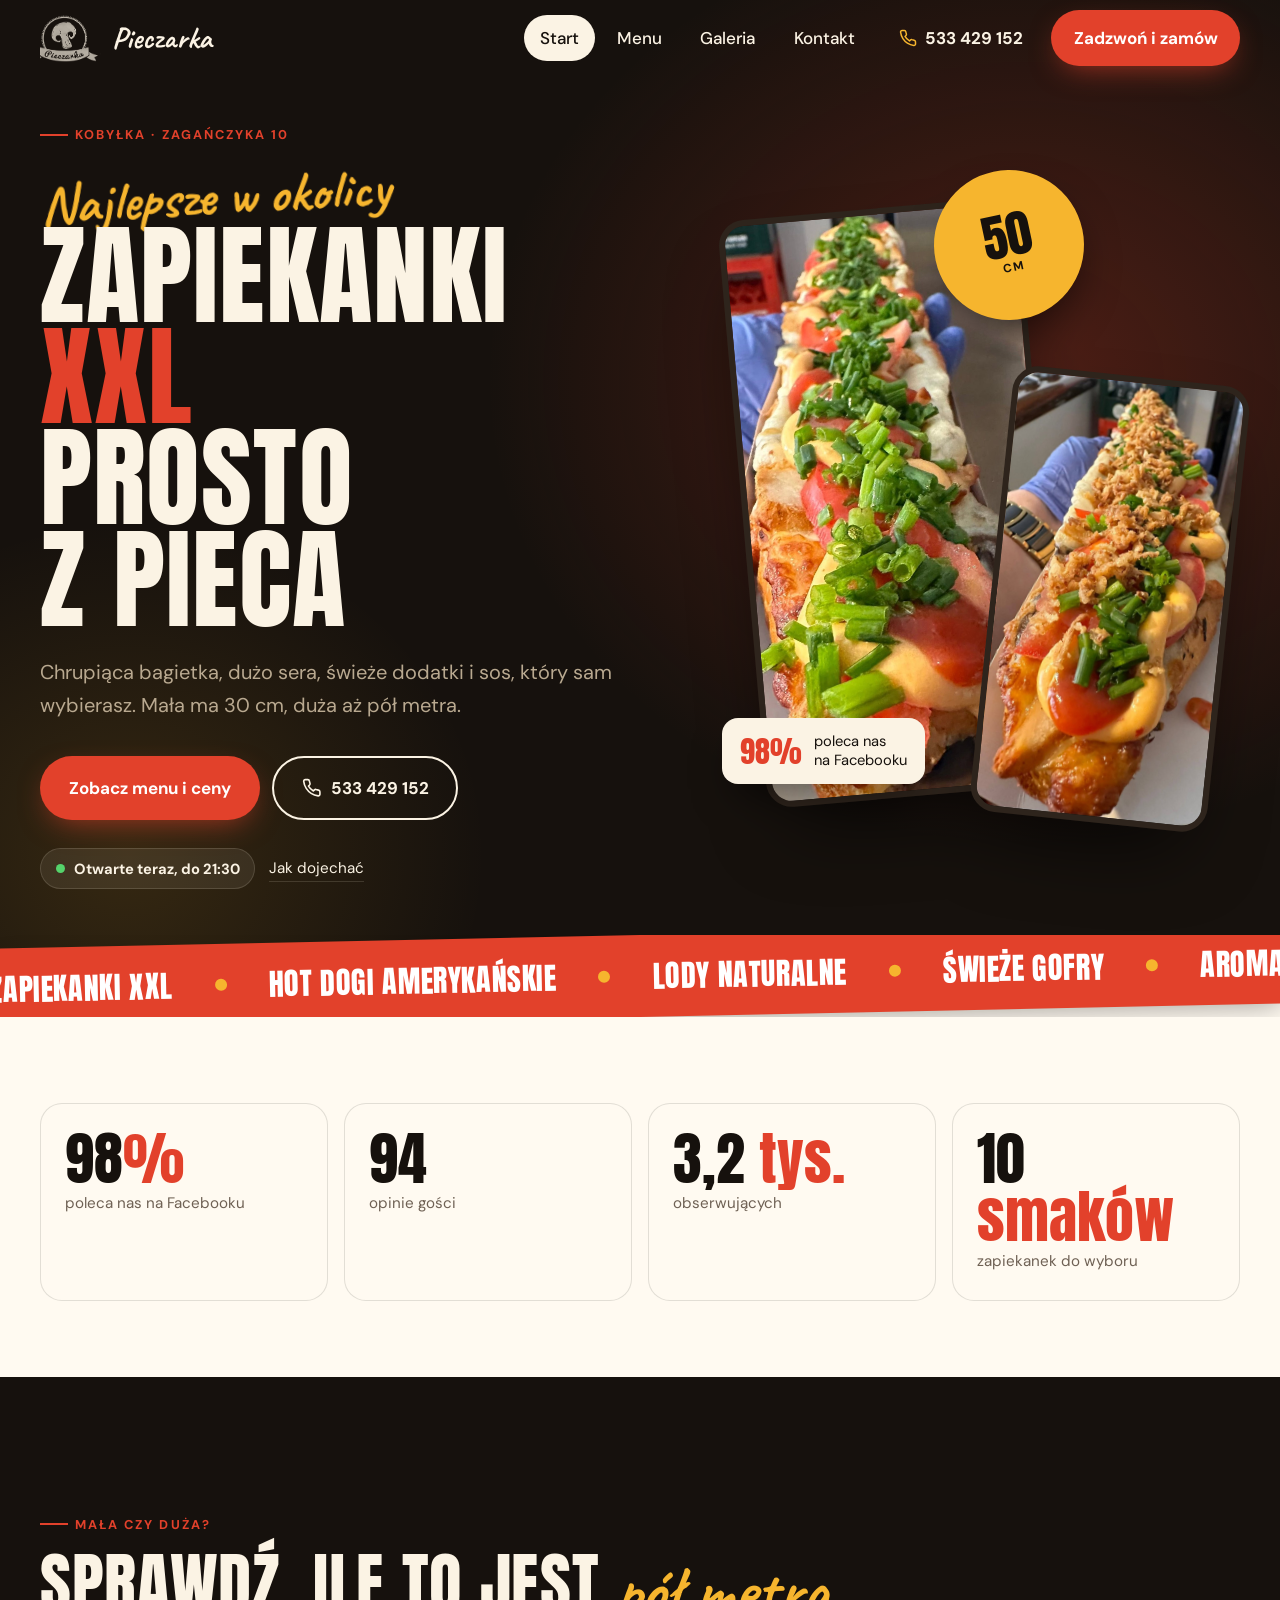
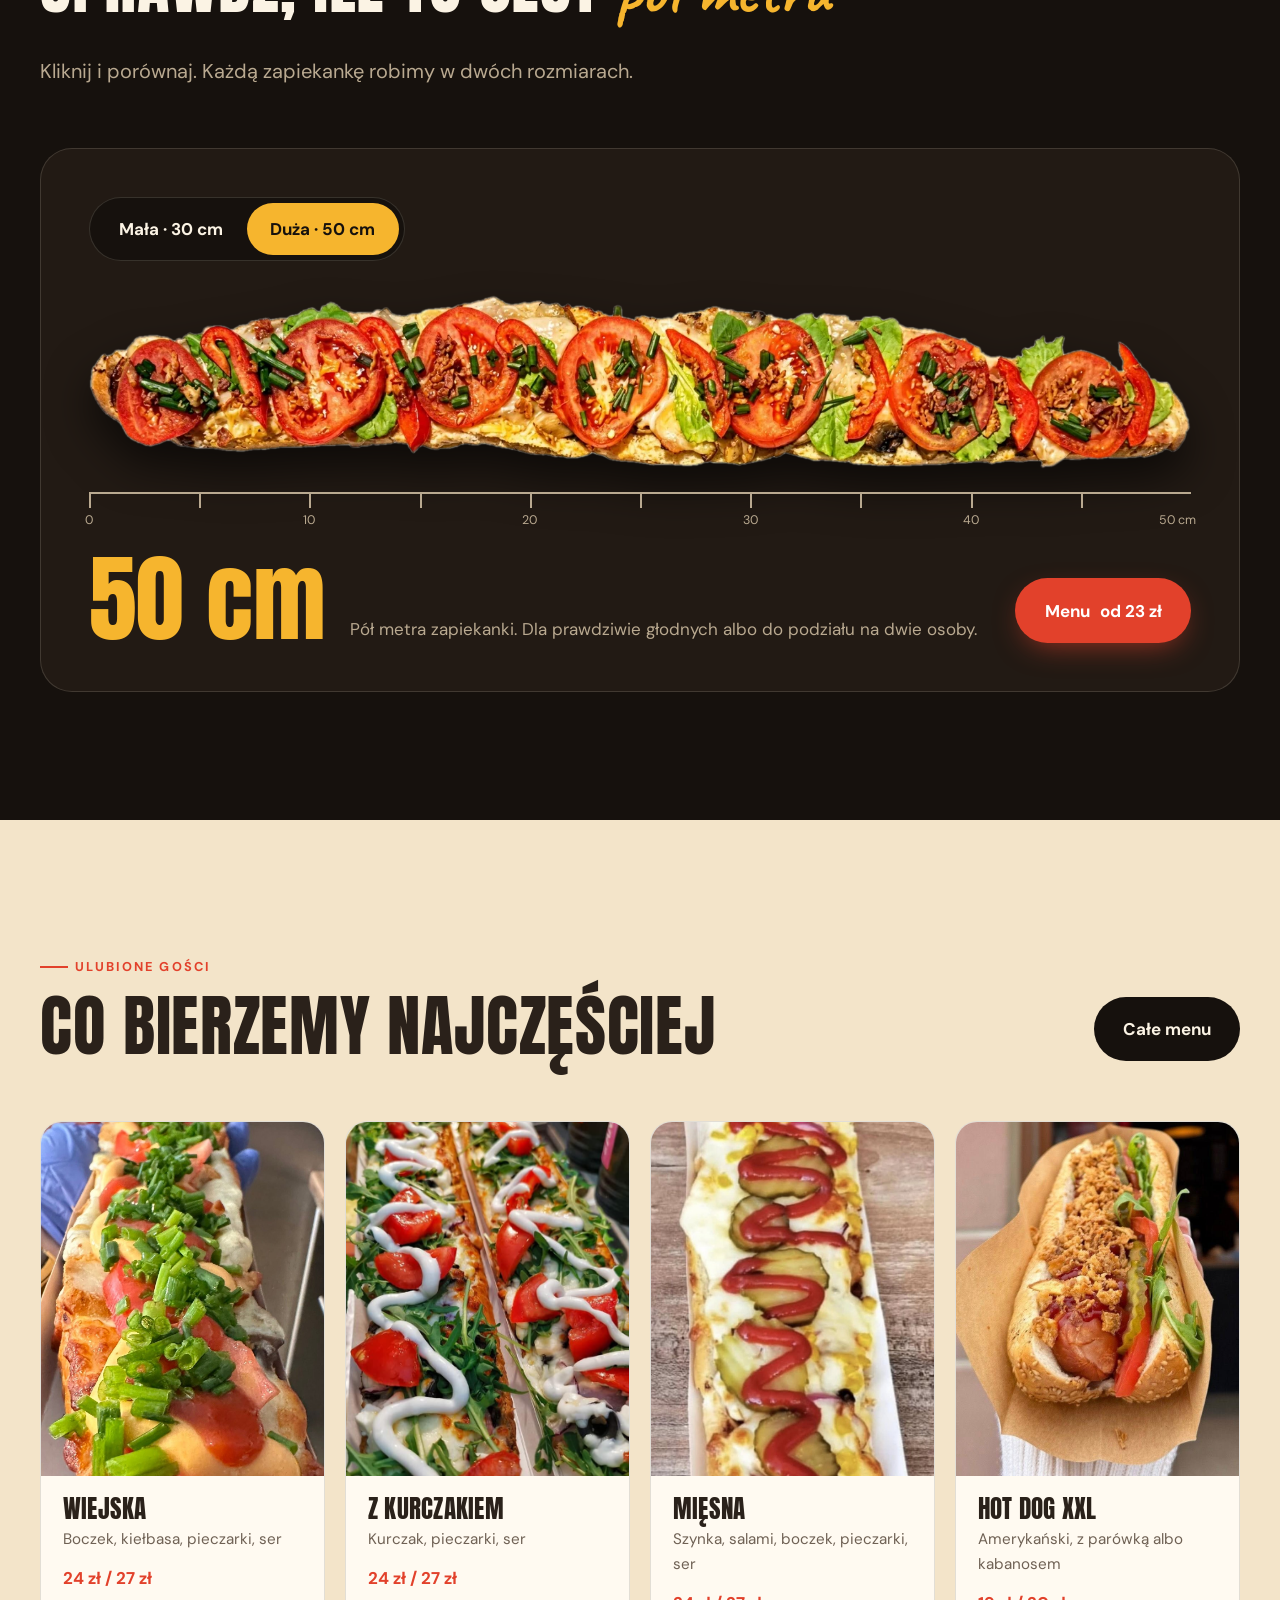
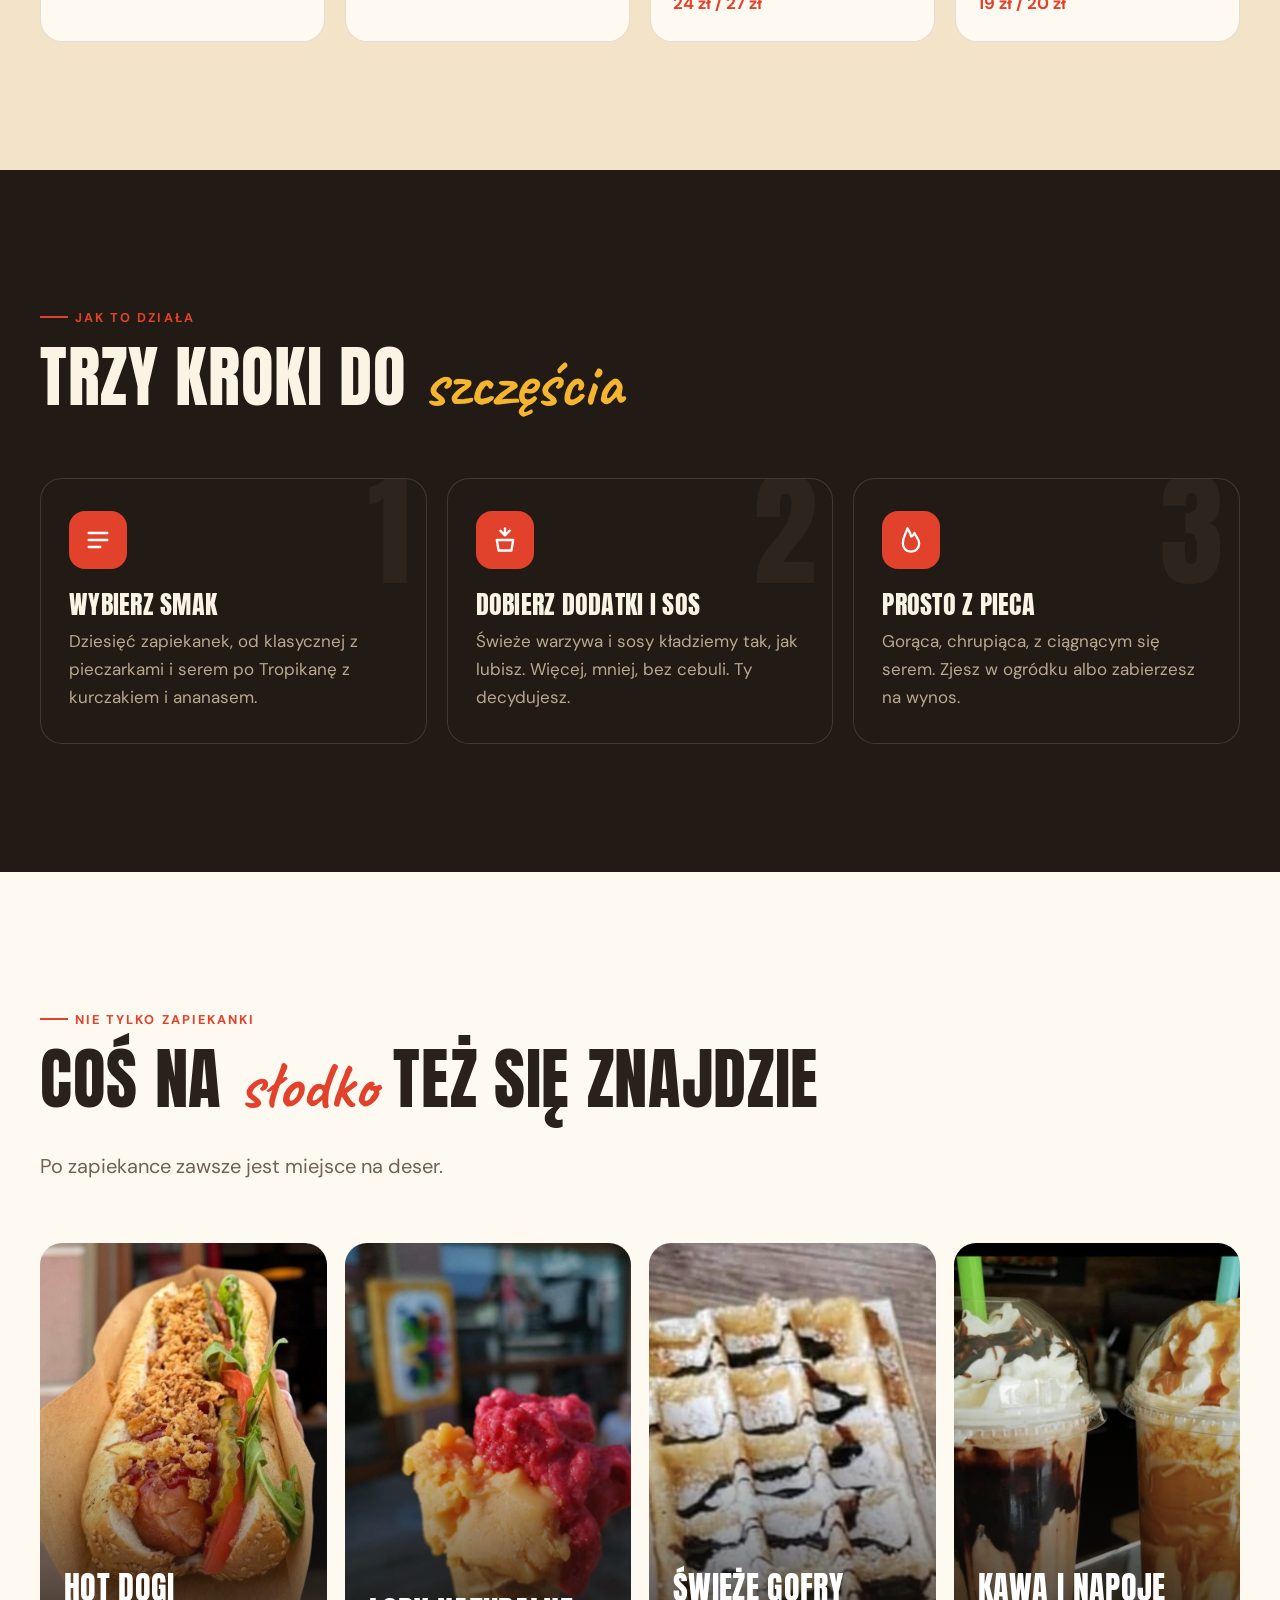
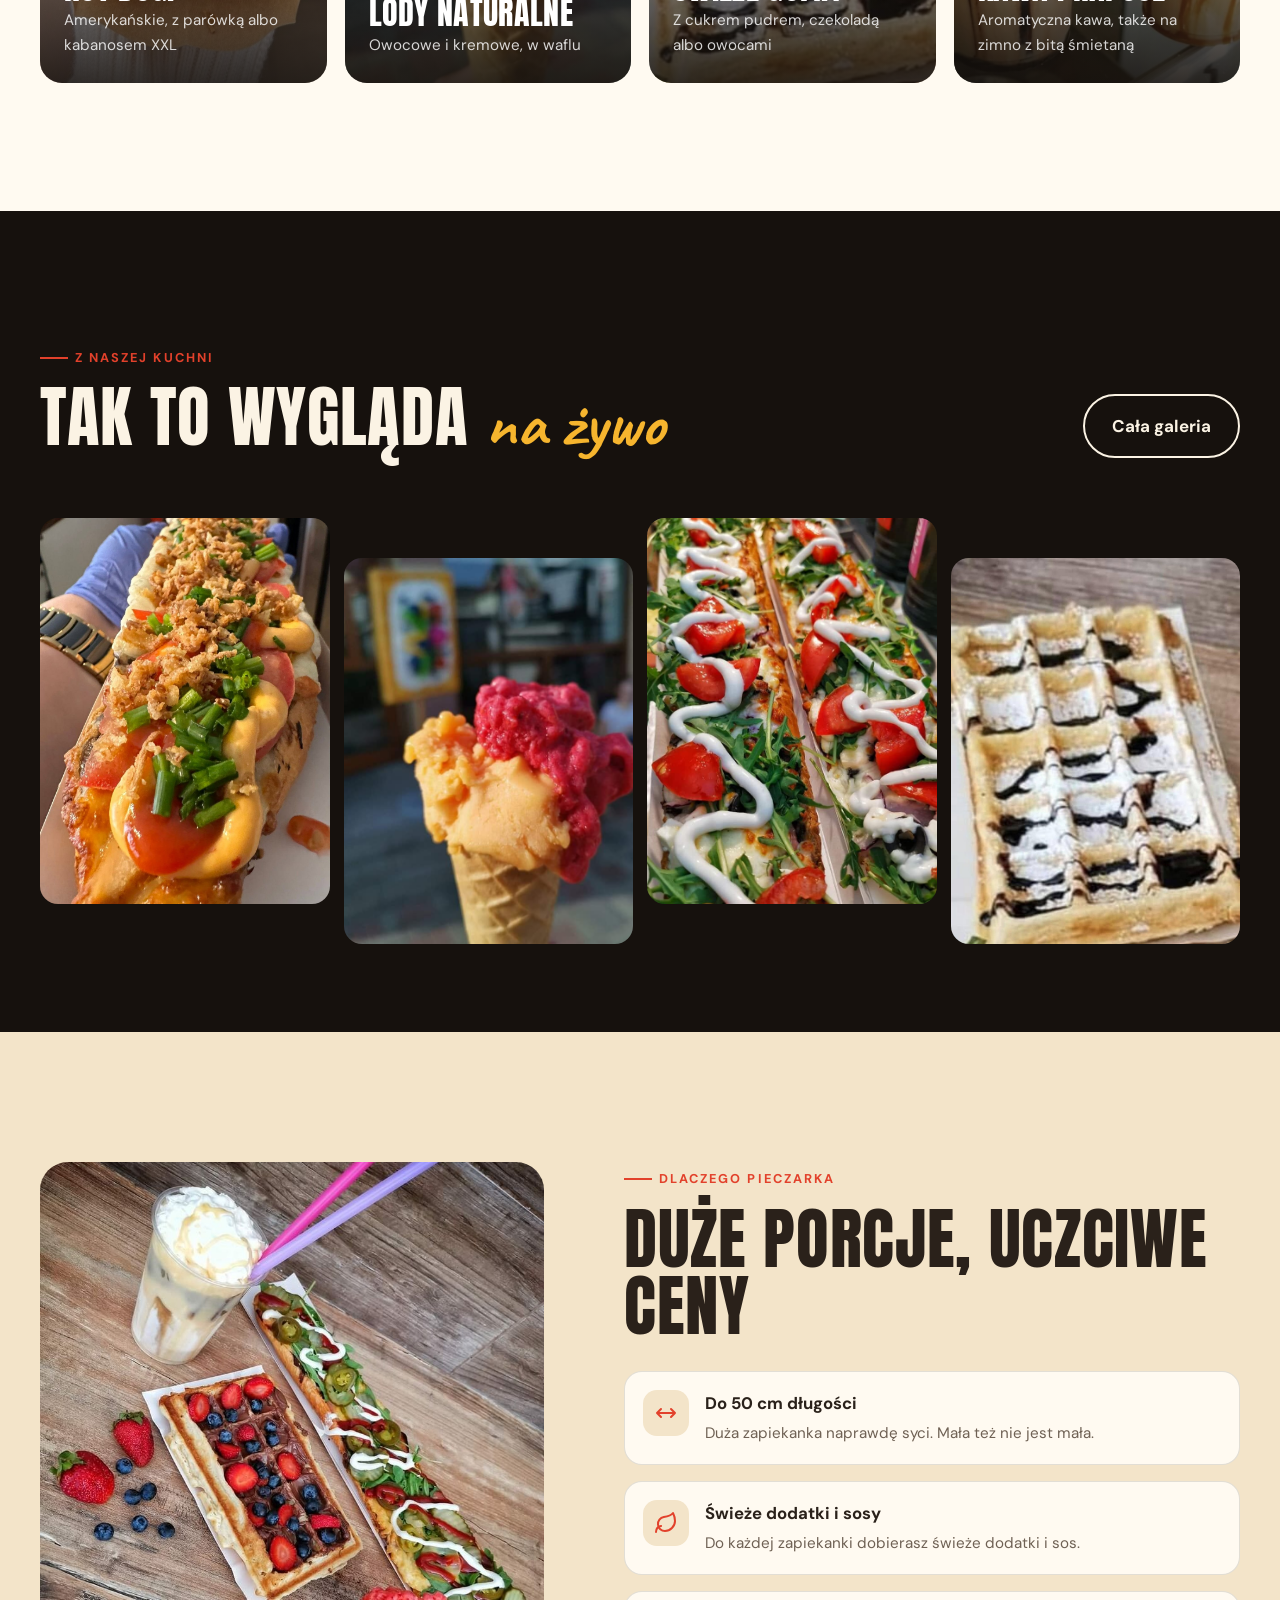
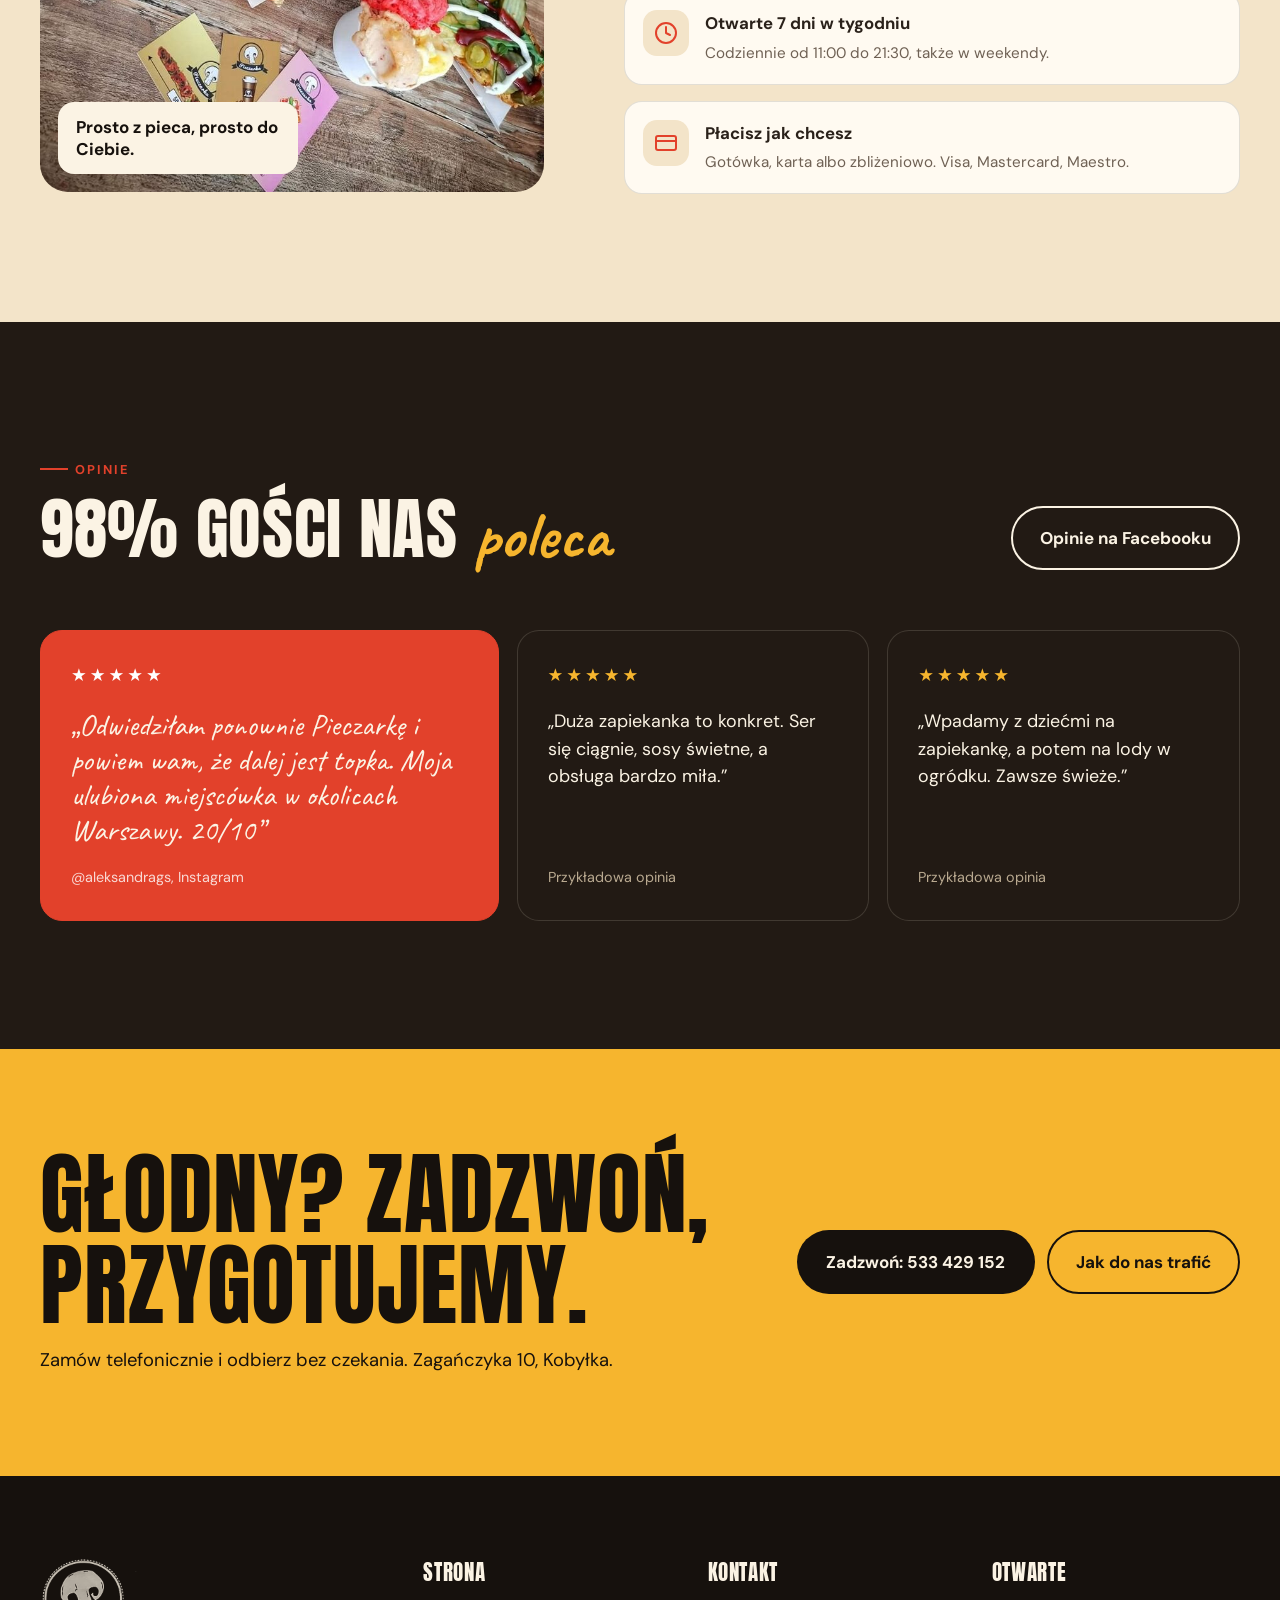
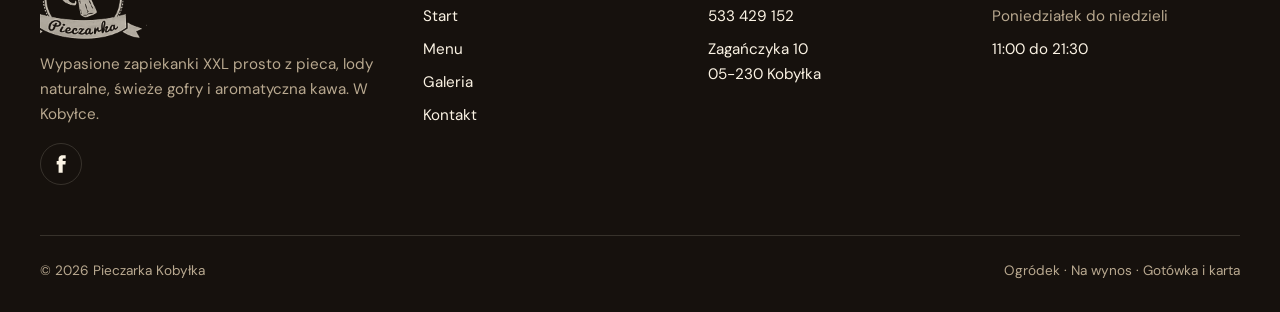
<file: index.html>
<!doctype html>
<html lang="pl">
<head>
<meta charset="utf-8">
<meta name="viewport" content="width=device-width,initial-scale=1">
<title>Pieczarka Kobyłka | Zapiekanki XXL prosto z pieca</title>
<meta name="description" content="Pieczarka w Kobyłce: wypasione zapiekanki XXL do 50 cm prosto z pieca, hot dogi, lody naturalne, gofry i kawa. Zagańczyka 10, codziennie 11:00 do 21:30.">
<meta name="robots" content="noindex">
<meta name="theme-color" content="#16110d">
<link rel="icon" href="img/logo.png">
<link rel="stylesheet" href="style.css">
</head>
<body data-page="index">

<section class="hero">
  <div class="wrap hero-grid">
    <div>
      <span class="kicker">Kobyłka · Zagańczyka 10</span>
      <h1>
        <span class="script w">Najlepsze w okolicy</span>
        <span class="w">Zapiekanki</span>
        <span class="w accent">XXL</span><br>
        <span class="w">prosto</span>
        <span class="w">z pieca</span>
      </h1>
      <p class="lead fade">Chrupiąca bagietka, dużo sera, świeże dodatki i sos, który sam wybierasz. Mała ma 30 cm, duża aż pół metra.</p>
      <div class="hero-actions fade">
        <a class="btn btn-primary" href="menu.html">Zobacz menu i ceny</a>
        <a class="btn btn-ghost" href="tel:+48533429152">
          <svg viewBox="0 0 24 24" fill="none" stroke="currentColor" stroke-width="2" stroke-linecap="round" stroke-linejoin="round"><path d="M22 16.9v3a2 2 0 0 1-2.2 2 19.8 19.8 0 0 1-8.6-3.1 19.5 19.5 0 0 1-6-6A19.8 19.8 0 0 1 2.1 4.2 2 2 0 0 1 4.1 2h3a2 2 0 0 1 2 1.7c.1 1 .4 1.9.7 2.8a2 2 0 0 1-.5 2.1L8 9.9a16 16 0 0 0 6 6l1.3-1.3a2 2 0 0 1 2.1-.4c.9.3 1.8.6 2.8.7a2 2 0 0 1 1.7 2z"/></svg>
          533 429 152
        </a>
      </div>
      <div class="hero-meta fade">
        <span class="status" data-status><i></i>Codziennie 11:00 do 21:30</span>
        <a href="https://www.google.com/maps/search/?api=1&query=Zaga%C5%84czyka%2010%2C%2005-230%20Koby%C5%82ka" target="_blank" rel="noopener">Jak dojechać</a>
      </div>
    </div>

    <div class="hero-visual fade" aria-hidden="true">
      <div class="ph ph-1"><img src="img/zapiekanka-szczypiorek.jpg" alt=""></div>
      <div class="ph ph-2"><img src="img/zapiekanka-cebulka.jpg" alt=""></div>
      <div class="sticker"><b>50</b><small>cm</small></div>
      <div class="tag"><strong>98%</strong><span>poleca nas<br>na Facebooku</span></div>
    </div>
  </div>
</section>

<div class="strip-clip"><div class="strip" aria-hidden="true">
  <div class="strip-track">
    <span>Zapiekanki XXL</span><span>Hot dogi amerykańskie</span><span>Lody naturalne</span><span>Świeże gofry</span><span>Aromatyczna kawa</span><span>Ogródek</span><span>Na wynos</span>
    <span>Zapiekanki XXL</span><span>Hot dogi amerykańskie</span><span>Lody naturalne</span><span>Świeże gofry</span><span>Aromatyczna kawa</span><span>Ogródek</span><span>Na wynos</span>
  </div>
</div></div>

<section class="trust paper">
  <div class="wrap trust-grid">
    <div class="stat reveal"><b><span data-count="98">98</span><em>%</em></b><span>poleca nas na Facebooku</span></div>
    <div class="stat reveal d1"><b data-count="94">94</b><span>opinie gości</span></div>
    <div class="stat reveal d2"><b><span data-count="3.2" data-dec="1">3,2</span><em> tys.</em></b><span>obserwujących</span></div>
    <div class="stat reveal d3"><b><span data-count="10">10</span><em> smaków</em></b><span>zapiekanek do wyboru</span></div>
  </div>
</section>

<section class="dark">
  <div class="wrap">
    <div class="sec-head">
      <div class="reveal">
        <span class="kicker">Mała czy duża?</span>
        <h2>Sprawdź, ile to jest <span class="script">pół metra</span></h2>
      </div>
      <p class="lead reveal d1">Kliknij i porównaj. Każdą zapiekankę robimy w dwóch rozmiarach.</p>
    </div>

    <div class="ruler-box reveal" data-ruler>
      <div class="size-switch" role="group" aria-label="Rozmiar">
        <button data-size="30">Mała · 30 cm</button>
        <button data-size="50" class="on">Duża · 50 cm</button>
      </div>
      <div class="ruler" data-size="50">
        <div class="baguette"><img src="img/zapiekanka-50cm.webp" alt="Zapiekanka z pomidorem, papryką, sałatą i szczypiorkiem w skali" width="1600" height="252"></div>
        <div class="ticks">
          <span style="left:0">0</span><span style="left:20%">10</span><span style="left:40%">20</span><span style="left:60%">30</span><span style="left:80%">40</span><span style="left:calc(100% - 14px)">50 cm</span>
        </div>
      </div>
      <div class="ruler-info">
        <div class="big" data-r-size>50 cm</div>
        <p data-r-text>Pół metra zapiekanki. Dla prawdziwie głodnych albo do podziału na dwie osoby.</p>
        <a class="btn btn-primary" href="menu.html">Menu <span data-r-price>od 23 zł</span></a>
      </div>
    </div>
  </div>
</section>

<section class="tint">
  <div class="wrap">
    <div class="sec-head">
      <div class="reveal">
        <span class="kicker">Ulubione gości</span>
        <h2>Co bierzemy najczęściej</h2>
      </div>
      <a class="btn btn-dark reveal d1" href="menu.html">Całe menu</a>
    </div>
    <div class="cards">
      <article class="card reveal">
        <div class="ph"><img src="img/zapiekanka-szczypiorek.jpg" alt="Zapiekanka z sosem i szczypiorkiem" loading="lazy"></div>
        <div class="body"><h3>Wiejska</h3><p>Boczek, kiełbasa, pieczarki, ser</p><span class="price">24 zł / 27 zł</span></div>
      </article>
      <article class="card reveal d1">
        <div class="ph"><img src="img/zapiekanki-rukola.jpg" alt="Zapiekanki z rukolą, pomidorem i sosem czosnkowym" loading="lazy"></div>
        <div class="body"><h3>Z kurczakiem</h3><p>Kurczak, pieczarki, ser</p><span class="price">24 zł / 27 zł</span></div>
      </article>
      <article class="card reveal d2">
        <div class="ph"><img src="img/zapiekanka-ogorek.jpg" alt="Zapiekanka z ogórkiem i ketchupem" loading="lazy"></div>
        <div class="body"><h3>Mięsna</h3><p>Szynka, salami, boczek, pieczarki, ser</p><span class="price">24 zł / 27 zł</span></div>
      </article>
      <article class="card reveal d3">
        <div class="ph"><img src="img/hotdog.jpg" alt="Hot dog amerykański z prażoną cebulką" loading="lazy"></div>
        <div class="body"><h3>Hot dog XXL</h3><p>Amerykański, z parówką albo kabanosem</p><span class="price">19 zł / 20 zł</span></div>
      </article>
    </div>
  </div>
</section>

<section class="dark-2">
  <div class="wrap">
    <div class="sec-head">
      <div class="reveal">
        <span class="kicker">Jak to działa</span>
        <h2>Trzy kroki do <span class="script">szczęścia</span></h2>
      </div>
    </div>
    <div class="steps">
      <div class="step reveal">
        <div class="ico"><svg viewBox="0 0 24 24" fill="none" stroke="currentColor" stroke-width="2" stroke-linecap="round" stroke-linejoin="round"><path d="M4 6h16M4 12h16M4 18h10"/></svg></div>
        <h3>Wybierz smak</h3>
        <p>Dziesięć zapiekanek, od klasycznej z pieczarkami i serem po Tropikanę z kurczakiem i ananasem.</p>
      </div>
      <div class="step reveal d1">
        <div class="ico"><svg viewBox="0 0 24 24" fill="none" stroke="currentColor" stroke-width="2" stroke-linecap="round" stroke-linejoin="round"><path d="M12 2v6M8 4l4 4 4-4"/><path d="M5 12h14l-1.5 9h-11z"/></svg></div>
        <h3>Dobierz dodatki i sos</h3>
        <p>Świeże warzywa i sosy kładziemy tak, jak lubisz. Więcej, mniej, bez cebuli. Ty decydujesz.</p>
      </div>
      <div class="step reveal d2">
        <div class="ico"><svg viewBox="0 0 24 24" fill="none" stroke="currentColor" stroke-width="2" stroke-linecap="round" stroke-linejoin="round"><path d="M12 22c4 0 7-3 7-7 0-4-3-6-4-9-1 2-2 3-3 3 0-3-2-5-3-7-1 4-4 7-4 13 0 4 3 7 7 7z"/></svg></div>
        <h3>Prosto z pieca</h3>
        <p>Gorąca, chrupiąca, z ciągnącym się serem. Zjesz w ogródku albo zabierzesz na wynos.</p>
      </div>
    </div>
  </div>
</section>

<section class="paper">
  <div class="wrap">
    <div class="sec-head">
      <div class="reveal">
        <span class="kicker">Nie tylko zapiekanki</span>
        <h2>Coś na <span class="script" style="color:var(--tomato)">słodko</span> też się znajdzie</h2>
      </div>
      <p class="lead reveal d1">Po zapiekance zawsze jest miejsce na deser.</p>
    </div>
    <div class="extras">
      <a class="extra reveal" href="menu.html#hotdogi"><img src="img/hotdog.jpg" alt="" loading="lazy"><div class="body"><h3>Hot dogi</h3><p>Amerykańskie, z parówką albo kabanosem XXL</p></div></a>
      <a class="extra reveal d1" href="menu.html#slodkie"><img src="img/lody.jpg" alt="" loading="lazy"><div class="body"><h3>Lody naturalne</h3><p>Owocowe i kremowe, w waflu</p></div></a>
      <a class="extra reveal d2" href="menu.html#slodkie"><img src="img/gofr.jpg" alt="" loading="lazy"><div class="body"><h3>Świeże gofry</h3><p>Z cukrem pudrem, czekoladą albo owocami</p></div></a>
      <a class="extra reveal d3" href="menu.html#slodkie"><img src="img/shake.jpg" alt="" loading="lazy"><div class="body"><h3>Kawa i napoje</h3><p>Aromatyczna kawa, także na zimno z bitą śmietaną</p></div></a>
    </div>
  </div>
</section>

<section class="dark">
  <div class="wrap">
    <div class="sec-head">
      <div class="reveal">
        <span class="kicker">Z naszej kuchni</span>
        <h2>Tak to wygląda <span class="script">na żywo</span></h2>
      </div>
      <a class="btn btn-ghost reveal d1" href="galeria.html">Cała galeria</a>
    </div>
    <div class="gallery-strip">
      <button class="reveal" data-lightbox><img src="img/zapiekanka-cebulka.jpg" alt="Zapiekanka z prażoną cebulką i szczypiorkiem" loading="lazy"></button>
      <button class="reveal d1" data-lightbox><img src="img/lody.jpg" alt="Lody naturalne w waflu" loading="lazy"></button>
      <button class="reveal d2" data-lightbox><img src="img/zapiekanki-rukola.jpg" alt="Zapiekanki z rukolą i pomidorem" loading="lazy"></button>
      <button class="reveal d3" data-lightbox><img src="img/gofr.jpg" alt="Gofr z cukrem pudrem i czekoladą" loading="lazy"></button>
    </div>
  </div>
</section>

<section class="tint">
  <div class="wrap why">
    <div class="why-photo reveal">
      <img src="img/flatlay.jpg" alt="Zapiekanka, gofr z truskawkami i borówkami oraz kawa" loading="lazy">
      <div class="badge">Prosto z pieca, prosto do Ciebie.</div>
    </div>
    <div>
      <span class="kicker reveal">Dlaczego Pieczarka</span>
      <h2 class="reveal d1">Duże porcje, uczciwe ceny</h2>
      <ul class="feat">
        <li class="reveal"><span class="ico"><svg viewBox="0 0 24 24" fill="none" stroke="currentColor" stroke-width="2" stroke-linecap="round" stroke-linejoin="round"><path d="M3 12h18M3 12l4-4M3 12l4 4M21 12l-4-4M21 12l-4 4"/></svg></span><div><b>Do 50 cm długości</b><span>Duża zapiekanka naprawdę syci. Mała też nie jest mała.</span></div></li>
        <li class="reveal d1"><span class="ico"><svg viewBox="0 0 24 24" fill="none" stroke="currentColor" stroke-width="2" stroke-linecap="round" stroke-linejoin="round"><path d="M11 20A7 7 0 0 1 9.8 6.1C15.5 5 17 4.5 19 2c1 2 2 4.2 2 8 0 5.5-4.8 10-10 10z"/><path d="M2 21c0-3 1.9-5.4 5.1-6"/></svg></span><div><b>Świeże dodatki i sosy</b><span>Do każdej zapiekanki dobierasz świeże dodatki i sos.</span></div></li>
        <li class="reveal d2"><span class="ico"><svg viewBox="0 0 24 24" fill="none" stroke="currentColor" stroke-width="2" stroke-linecap="round" stroke-linejoin="round"><circle cx="12" cy="12" r="10"/><path d="M12 6v6l4 2"/></svg></span><div><b>Otwarte 7 dni w tygodniu</b><span>Codziennie od 11:00 do 21:30, także w weekendy.</span></div></li>
        <li class="reveal d3"><span class="ico"><svg viewBox="0 0 24 24" fill="none" stroke="currentColor" stroke-width="2" stroke-linecap="round" stroke-linejoin="round"><rect x="2" y="5" width="20" height="14" rx="2"/><path d="M2 10h20"/></svg></span><div><b>Płacisz jak chcesz</b><span>Gotówka, karta albo zbliżeniowo. Visa, Mastercard, Maestro.</span></div></li>
      </ul>
    </div>
  </div>
</section>

<section class="dark-2">
  <div class="wrap">
    <div class="sec-head">
      <div class="reveal">
        <span class="kicker">Opinie</span>
        <h2>98% gości nas <span class="script">poleca</span></h2>
      </div>
      <a class="btn btn-ghost reveal d1" href="https://www.facebook.com/PieczarkaKobylka/reviews" target="_blank" rel="noopener">Opinie na Facebooku</a>
    </div>
    <div class="reviews">
      <!-- CONFIRM: prawdziwa relacja klientki udostępniona na profilu Pieczarki; zapytać o zgodę na cytat -->
      <figure class="review featured reveal">
        <div class="stars">★★★★★</div>
        <blockquote>„Odwiedziłam ponownie Pieczarkę i powiem wam, że dalej jest topka. Moja ulubiona miejscówka w okolicach Warszawy. 20/10”</blockquote>
        <cite>@aleksandrags, Instagram</cite>
      </figure>
      <!-- SAMPLE: replace with a real review from Facebook / Google -->
      <figure class="review reveal d1">
        <div class="stars">★★★★★</div>
        <blockquote>„Duża zapiekanka to konkret. Ser się ciągnie, sosy świetne, a obsługa bardzo miła.”</blockquote>
        <cite>Przykładowa opinia</cite>
      </figure>
      <!-- SAMPLE: replace with a real review from Facebook / Google -->
      <figure class="review reveal d2">
        <div class="stars">★★★★★</div>
        <blockquote>„Wpadamy z dziećmi na zapiekankę, a potem na lody w ogródku. Zawsze świeże.”</blockquote>
        <cite>Przykładowa opinia</cite>
      </figure>
    </div>
  </div>
</section>

<section class="cta-band">
  <div class="wrap">
    <!-- CONFIRM: czy przyjmujecie zamówienia telefoniczne na odbiór? -->
    <div class="reveal">
      <h2>Głodny? Zadzwoń, przygotujemy.</h2>
      <p>Zamów telefonicznie i odbierz bez czekania. Zagańczyka 10, Kobyłka.</p>
    </div>
    <div class="acts reveal d1">
      <a class="btn btn-dark" href="tel:+48533429152">Zadzwoń: 533 429 152</a>
      <a class="btn btn-ghost" href="kontakt.html">Jak do nas trafić</a>
    </div>
  </div>
</section>

<script src="app.js"></script>
</body>
</html>
</file>
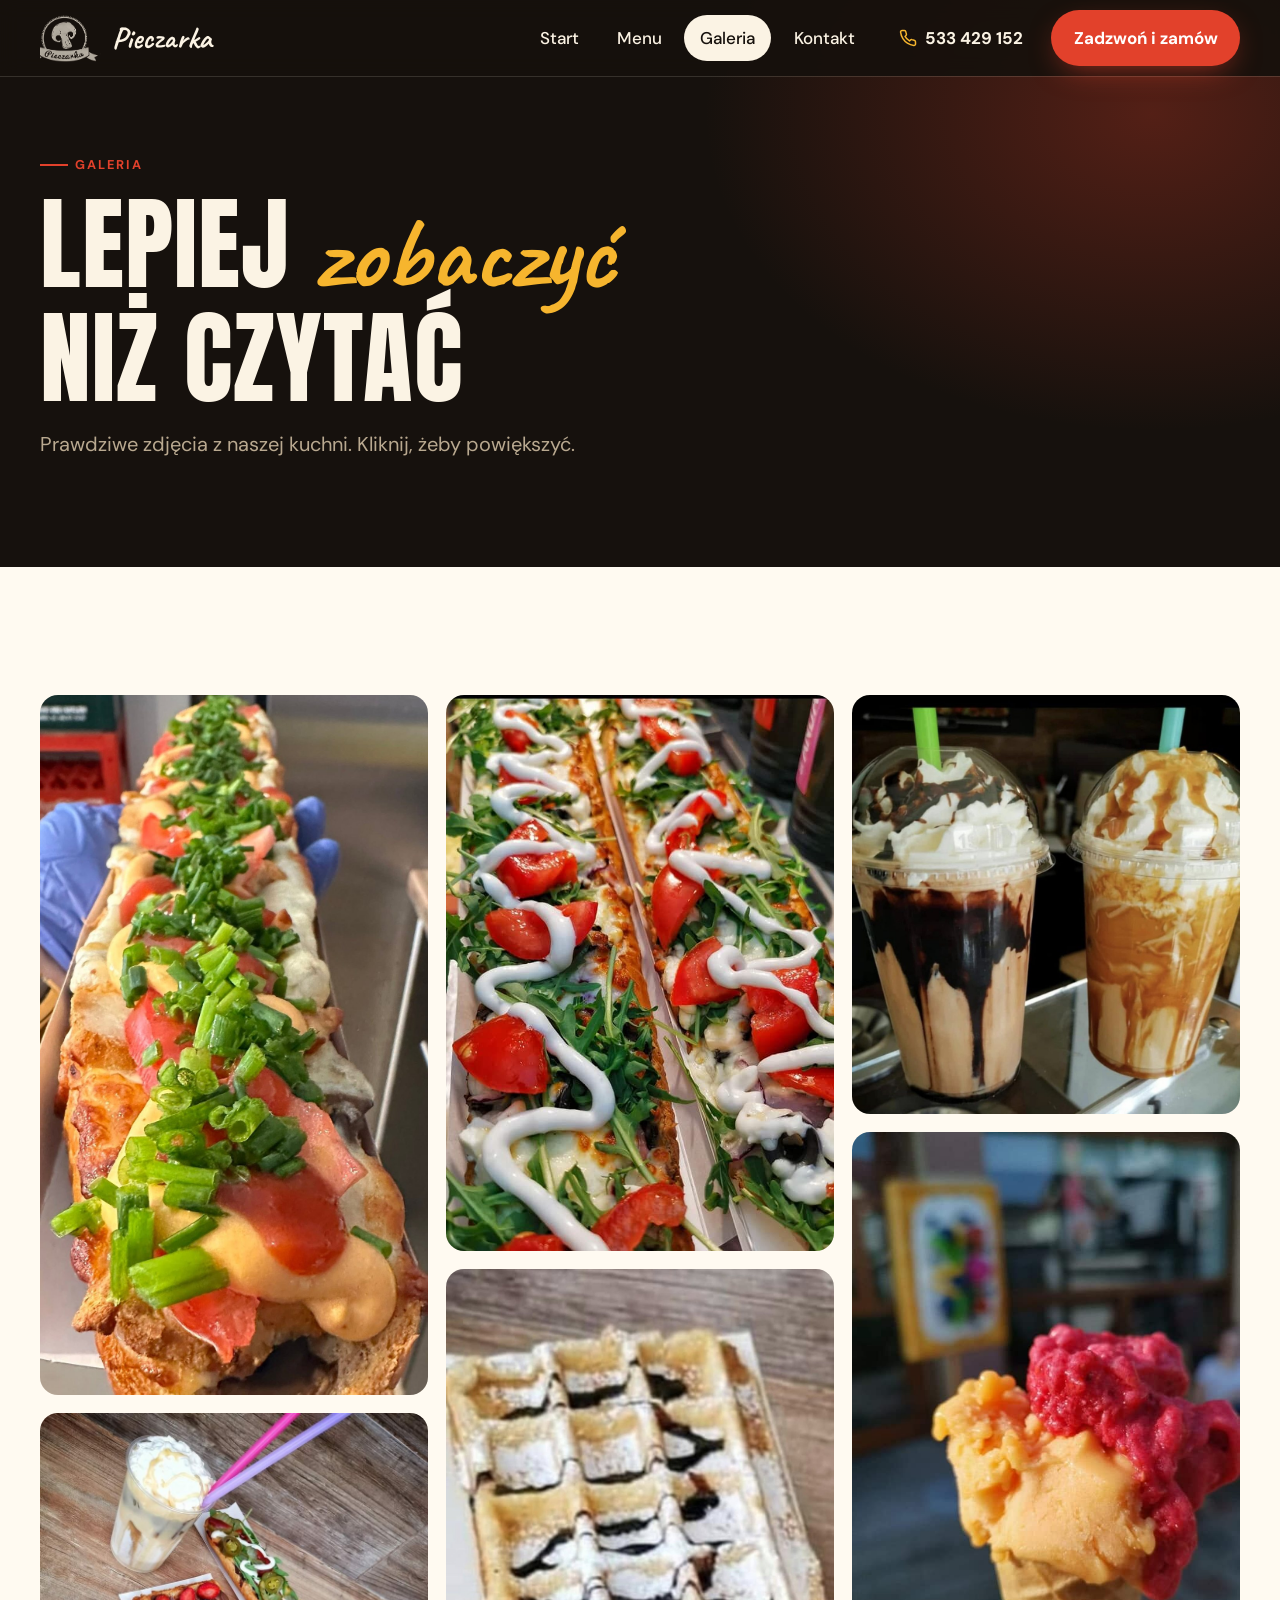
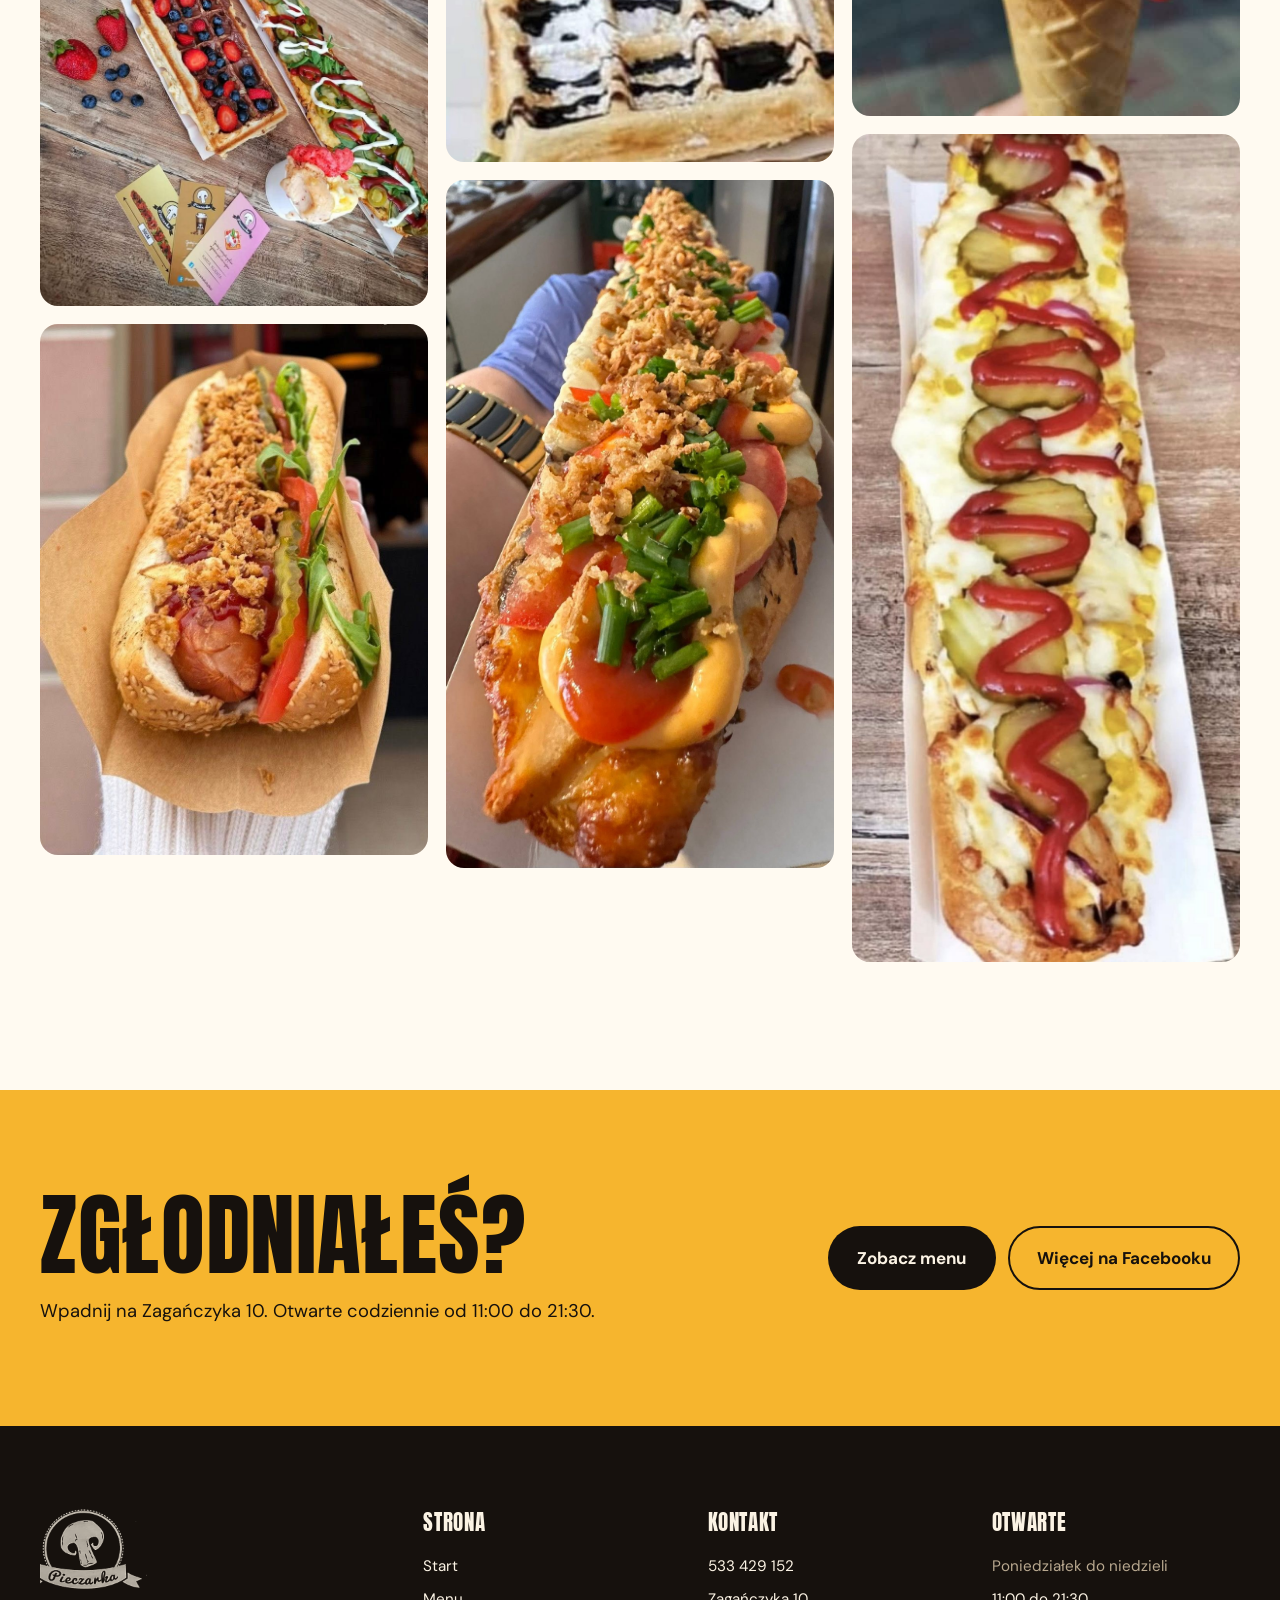
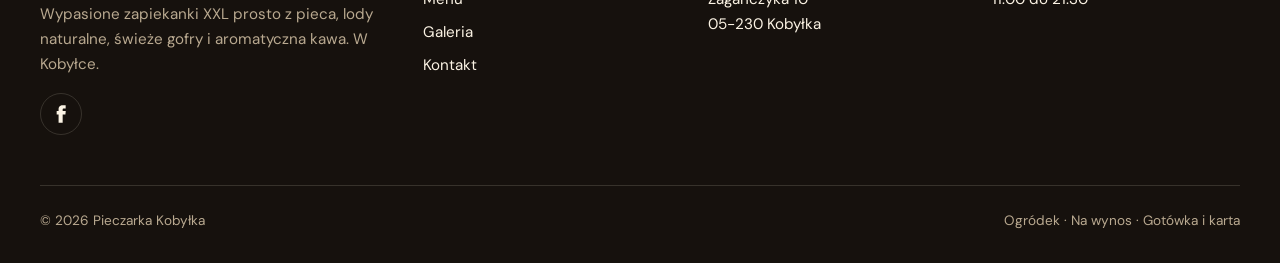
<file: galeria.html>
<!doctype html>
<html lang="pl">
<head>
<meta charset="utf-8">
<meta name="viewport" content="width=device-width,initial-scale=1">
<title>Galeria | Pieczarka Kobyłka</title>
<meta name="description" content="Zdjęcia zapiekanek XXL, hot dogów, gofrów i lodów z Pieczarki w Kobyłce.">
<meta name="robots" content="noindex">
<meta name="theme-color" content="#16110d">
<link rel="icon" href="img/logo.png">
<link rel="stylesheet" href="style.css">
</head>
<body data-page="galeria">

<section class="page-hero">
  <div class="wrap">
    <span class="kicker">Galeria</span>
    <h1>Lepiej <span class="script">zobaczyć</span><br>niż czytać</h1>
    <p class="lead">Prawdziwe zdjęcia z naszej kuchni. Kliknij, żeby powiększyć.</p>
  </div>
</section>

<section class="paper">
  <div class="wrap">
    <div class="gallery">
      <button class="reveal" data-lightbox><img src="img/zapiekanka-szczypiorek.jpg" alt="Zapiekanka z sosem serowym, pomidorem i szczypiorkiem" loading="lazy"></button>
      <button class="reveal d1" data-lightbox><img src="img/flatlay.jpg" alt="Zapiekanka z jalapeño, gofr z owocami i kawa mrożona" loading="lazy"></button>
      <button class="reveal d2" data-lightbox><img src="img/hotdog.jpg" alt="Hot dog amerykański" loading="lazy"></button>
      <button class="reveal" data-lightbox><img src="img/zapiekanki-rukola.jpg" alt="Zapiekanki z rukolą, pomidorem i sosem czosnkowym" loading="lazy"></button>
      <button class="reveal d1" data-lightbox><img src="img/gofr.jpg" alt="Gofr z cukrem pudrem i czekoladą" loading="lazy"></button>
      <button class="reveal d2" data-lightbox><img src="img/zapiekanka-cebulka.jpg" alt="Zapiekanka z prażoną cebulką" loading="lazy"></button>
      <button class="reveal" data-lightbox><img src="img/shake.jpg" alt="Kawa mrożona z bitą śmietaną i sosem" loading="lazy"></button>
      <button class="reveal d1" data-lightbox><img src="img/lody.jpg" alt="Lody naturalne w waflu" loading="lazy"></button>
      <button class="reveal d2" data-lightbox><img src="img/zapiekanka-ogorek.jpg" alt="Zapiekanka z ogórkiem konserwowym i ketchupem" loading="lazy"></button>
    </div>
  </div>
</section>

<section class="cta-band">
  <div class="wrap">
    <div class="reveal">
      <h2>Zgłodniałeś?</h2>
      <p>Wpadnij na Zagańczyka 10. Otwarte codziennie od 11:00 do 21:30.</p>
    </div>
    <div class="acts reveal d1">
      <a class="btn btn-dark" href="menu.html">Zobacz menu</a>
      <a class="btn btn-ghost" href="https://www.facebook.com/PieczarkaKobylka" target="_blank" rel="noopener">Więcej na Facebooku</a>
    </div>
  </div>
</section>

<script src="app.js"></script>
</body>
</html>
</file>
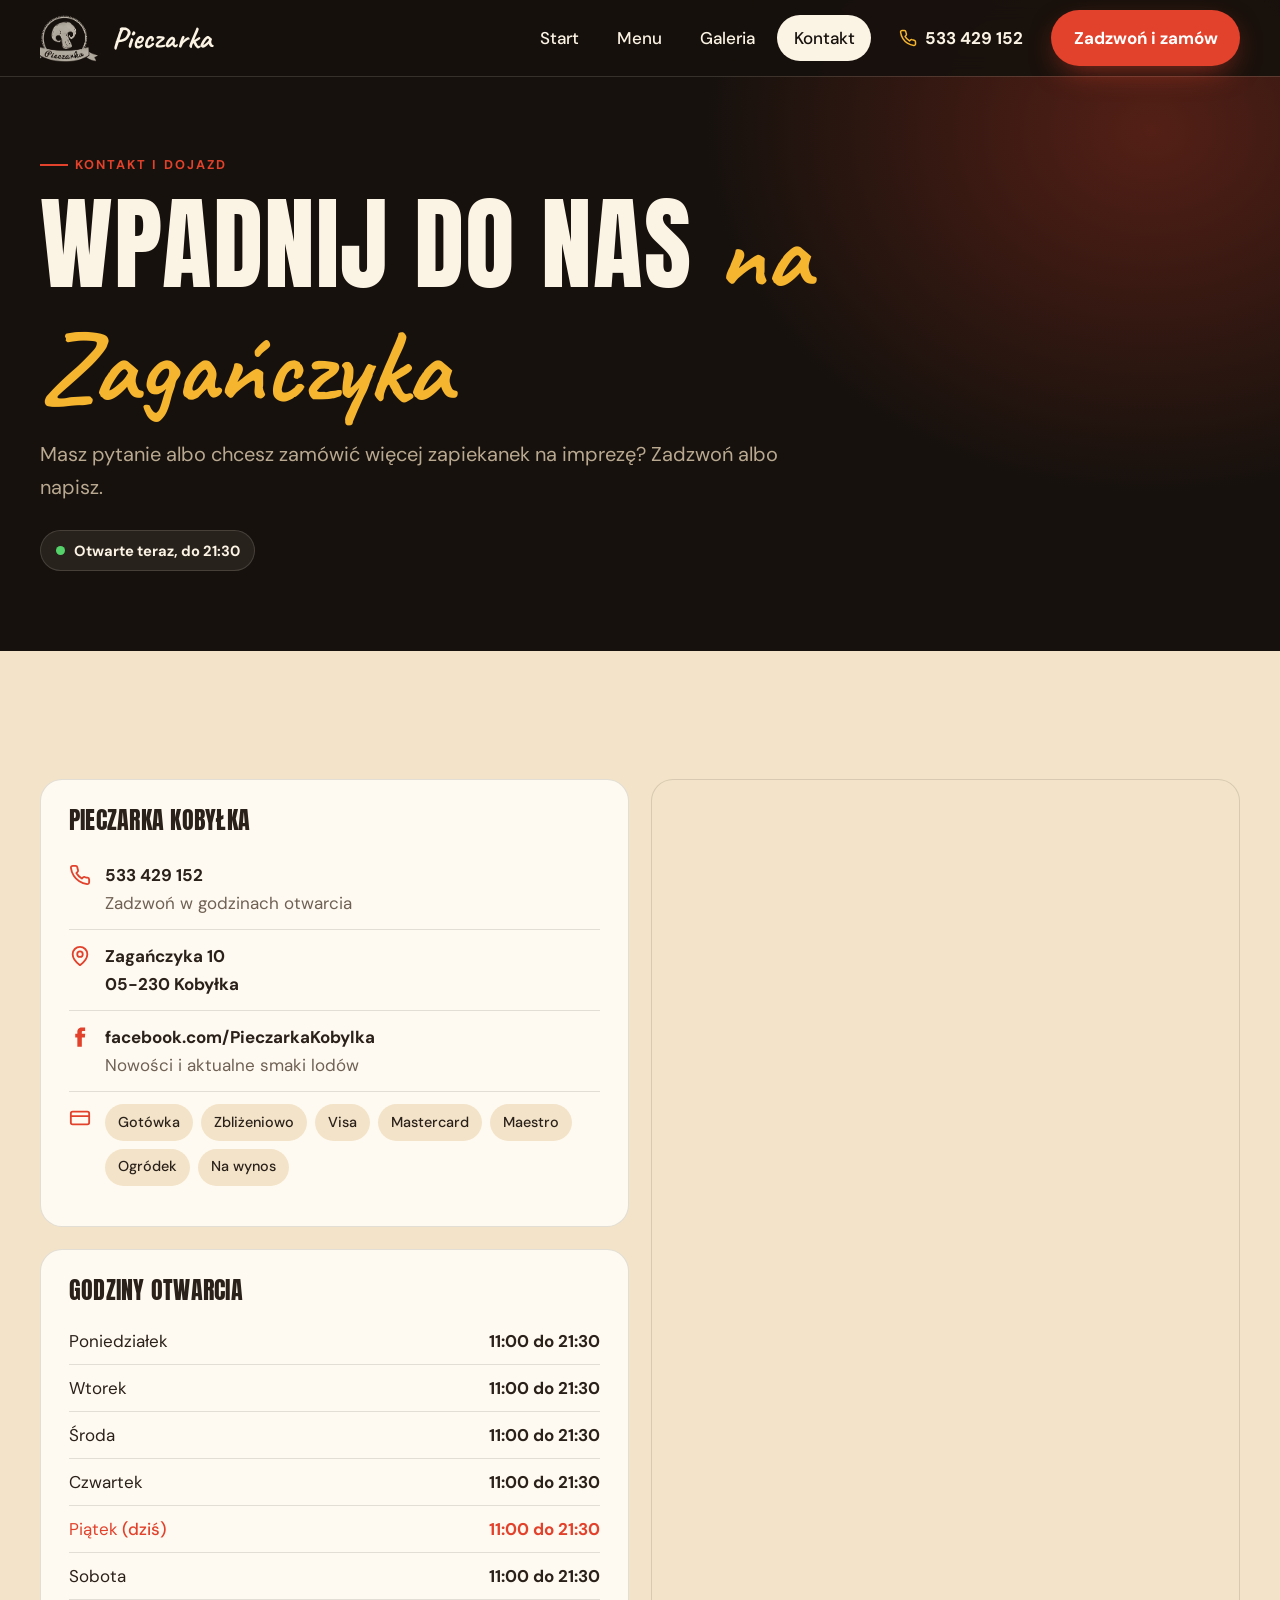
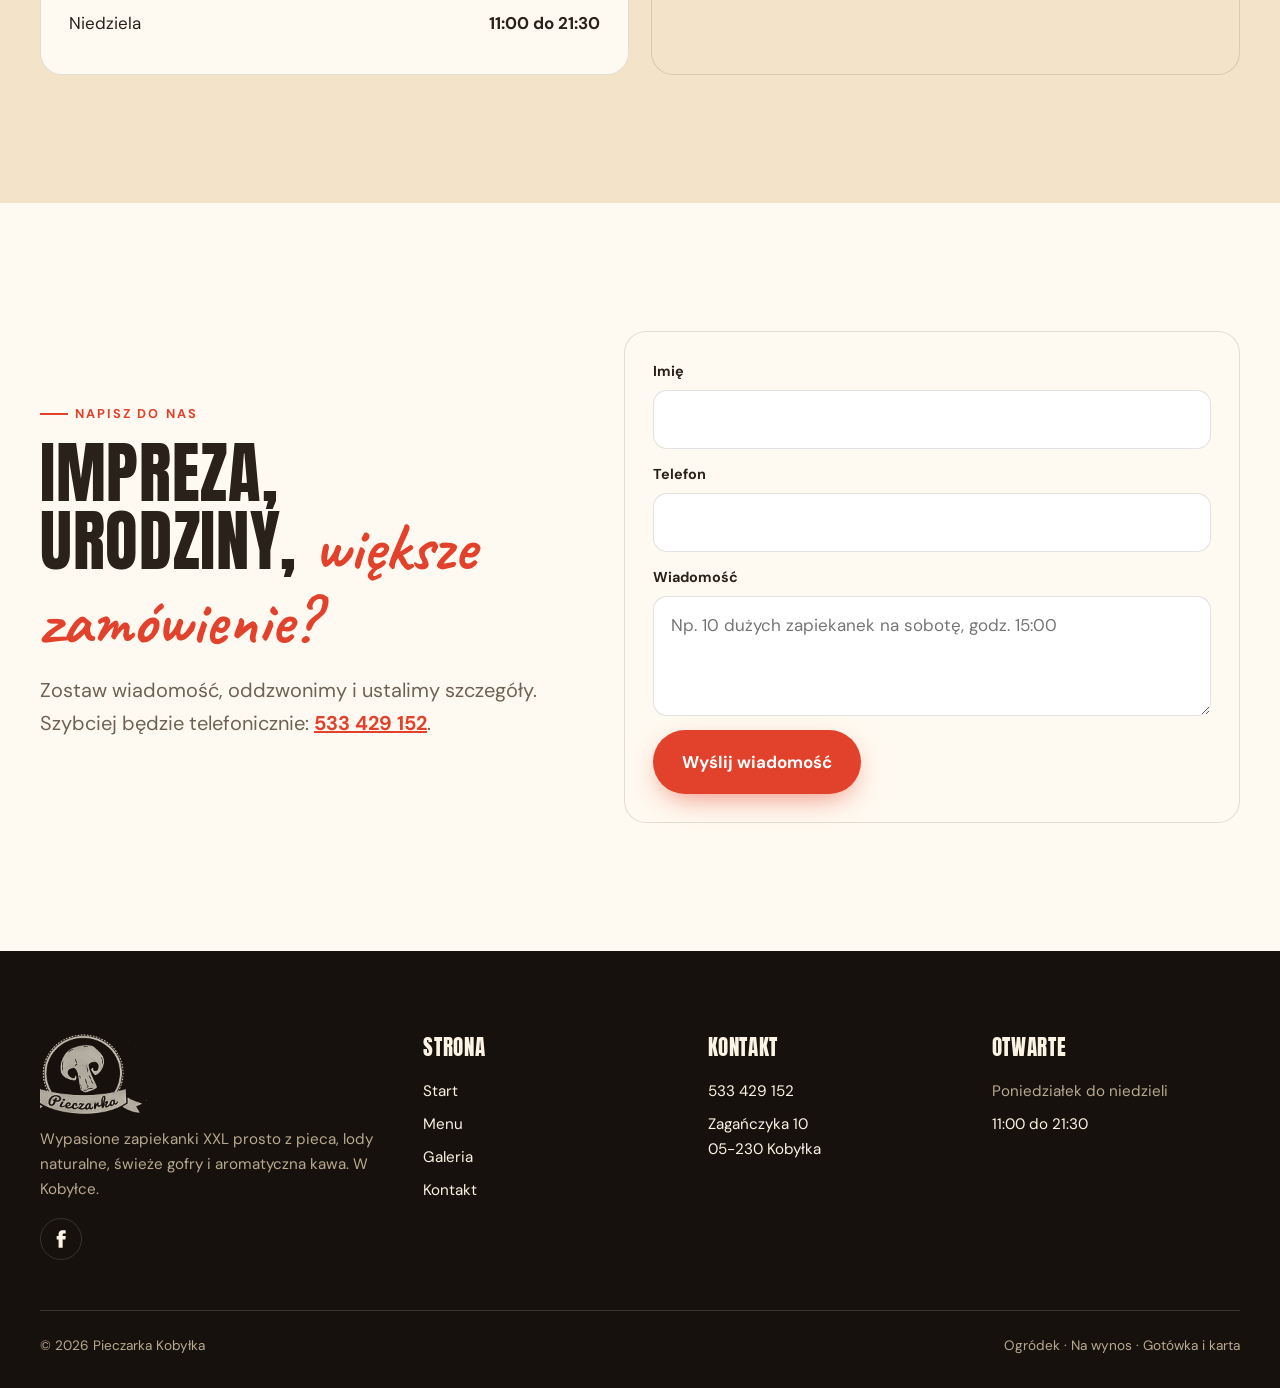
<file: kontakt.html>
<!doctype html>
<html lang="pl">
<head>
<meta charset="utf-8">
<meta name="viewport" content="width=device-width,initial-scale=1">
<title>Kontakt i dojazd | Pieczarka Kobyłka</title>
<meta name="description" content="Pieczarka, Zagańczyka 10, 05-230 Kobyłka. Telefon 533 429 152. Otwarte codziennie 11:00 do 21:30.">
<meta name="robots" content="noindex">
<meta name="theme-color" content="#16110d">
<link rel="icon" href="img/logo.png">
<link rel="stylesheet" href="style.css">
</head>
<body data-page="kontakt">

<section class="page-hero">
  <div class="wrap">
    <span class="kicker">Kontakt i dojazd</span>
    <h1>Wpadnij do nas <span class="script">na Zagańczyka</span></h1>
    <p class="lead">Masz pytanie albo chcesz zamówić więcej zapiekanek na imprezę? Zadzwoń albo napisz.</p>
    <span class="status" data-status><i></i>Codziennie 11:00 do 21:30</span>
  </div>
</section>

<section class="tint">
  <div class="wrap contact-grid">
    <div class="info-card reveal">
      <h3>Pieczarka Kobyłka</h3>
      <div class="info-row">
        <svg viewBox="0 0 24 24" fill="none" stroke="currentColor" stroke-width="2" stroke-linecap="round" stroke-linejoin="round"><path d="M22 16.9v3a2 2 0 0 1-2.2 2 19.8 19.8 0 0 1-8.6-3.1 19.5 19.5 0 0 1-6-6A19.8 19.8 0 0 1 2.1 4.2 2 2 0 0 1 4.1 2h3a2 2 0 0 1 2 1.7c.1 1 .4 1.9.7 2.8a2 2 0 0 1-.5 2.1L8 9.9a16 16 0 0 0 6 6l1.3-1.3a2 2 0 0 1 2.1-.4c.9.3 1.8.6 2.8.7a2 2 0 0 1 1.7 2z"/></svg>
        <div><a href="tel:+48533429152">533 429 152</a><br><span style="color:var(--muted)">Zadzwoń w godzinach otwarcia</span></div>
      </div>
      <div class="info-row">
        <svg viewBox="0 0 24 24" fill="none" stroke="currentColor" stroke-width="2" stroke-linecap="round" stroke-linejoin="round"><path d="M20 10c0 6-8 12-8 12S4 16 4 10a8 8 0 0 1 16 0z"/><circle cx="12" cy="10" r="3"/></svg>
        <div><a href="https://www.google.com/maps/search/?api=1&query=Zaga%C5%84czyka%2010%2C%2005-230%20Koby%C5%82ka" target="_blank" rel="noopener">Zagańczyka 10<br>05-230 Kobyłka</a></div>
      </div>
      <div class="info-row">
        <svg viewBox="0 0 24 24" fill="currentColor"><path d="M14 8.5V6.6c0-.9.6-1.1 1-1.1h2.6V1.6L14 1.5c-4 0-4.9 3-4.9 4.9v2.1H6.8v4h2.3V22.5H14V12.5h3.3l.4-4z"/></svg>
        <div><a href="https://www.facebook.com/PieczarkaKobylka" target="_blank" rel="noopener">facebook.com/PieczarkaKobylka</a><br><span style="color:var(--muted)">Nowości i aktualne smaki lodów</span></div>
      </div>
      <div class="info-row">
        <svg viewBox="0 0 24 24" fill="none" stroke="currentColor" stroke-width="2" stroke-linecap="round" stroke-linejoin="round"><rect x="2" y="5" width="20" height="14" rx="2"/><path d="M2 10h20"/></svg>
        <div class="chips">
          <span class="chip">Gotówka</span><span class="chip">Zbliżeniowo</span><span class="chip">Visa</span><span class="chip">Mastercard</span><span class="chip">Maestro</span><span class="chip">Ogródek</span><span class="chip">Na wynos</span>
        </div>
      </div>
    </div>

    <div class="map reveal d1">
      <iframe title="Mapa: Pieczarka, Zagańczyka 10, Kobyłka" loading="lazy" referrerpolicy="no-referrer-when-downgrade"
        src="https://www.google.com/maps?q=Zaga%C5%84czyka%2010%2C%2005-230%20Koby%C5%82ka&z=16&output=embed"></iframe>
    </div>

    <div class="info-card reveal d1">
      <h3>Godziny otwarcia</h3>
      <table class="hours">
        <tr><td>Poniedziałek</td><td>11:00 do 21:30</td></tr>
        <tr><td>Wtorek</td><td>11:00 do 21:30</td></tr>
        <tr><td>Środa</td><td>11:00 do 21:30</td></tr>
        <tr><td>Czwartek</td><td>11:00 do 21:30</td></tr>
        <tr><td>Piątek</td><td>11:00 do 21:30</td></tr>
        <tr><td>Sobota</td><td>11:00 do 21:30</td></tr>
        <tr><td>Niedziela</td><td>11:00 do 21:30</td></tr>
      </table>
    </div>
  </div>
</section>

<section class="paper">
  <div class="wrap why">
    <div>
      <span class="kicker reveal">Napisz do nas</span>
      <h2 class="reveal d1">Impreza, urodziny, <span class="script" style="color:var(--tomato)">większe zamówienie?</span></h2>
      <!-- CONFIRM: czy przyjmujecie większe zamówienia na imprezy -->
      <p class="lead reveal d1" style="margin-top:18px">Zostaw wiadomość, oddzwonimy i ustalimy szczegóły. Szybciej będzie telefonicznie: <a href="tel:+48533429152" style="color:var(--tomato);font-weight:700">533 429 152</a>.</p>
    </div>
    <form class="info-card reveal d2" data-demo>
      <div class="field"><label for="f-name">Imię</label><input id="f-name" name="name" required autocomplete="name"></div>
      <div class="field"><label for="f-phone">Telefon</label><input id="f-phone" name="phone" type="tel" required autocomplete="tel"></div>
      <div class="field"><label for="f-msg">Wiadomość</label><textarea id="f-msg" name="msg" placeholder="Np. 10 dużych zapiekanek na sobotę, godz. 15:00"></textarea></div>
      <button class="btn btn-primary" type="submit">Wyślij wiadomość</button>
      <div class="form-ok" role="status">Dziękujemy! Oddzwonimy najszybciej, jak to możliwe.</div>
    </form>
  </div>
</section>

<script src="app.js"></script>
</body>
</html>
</file>
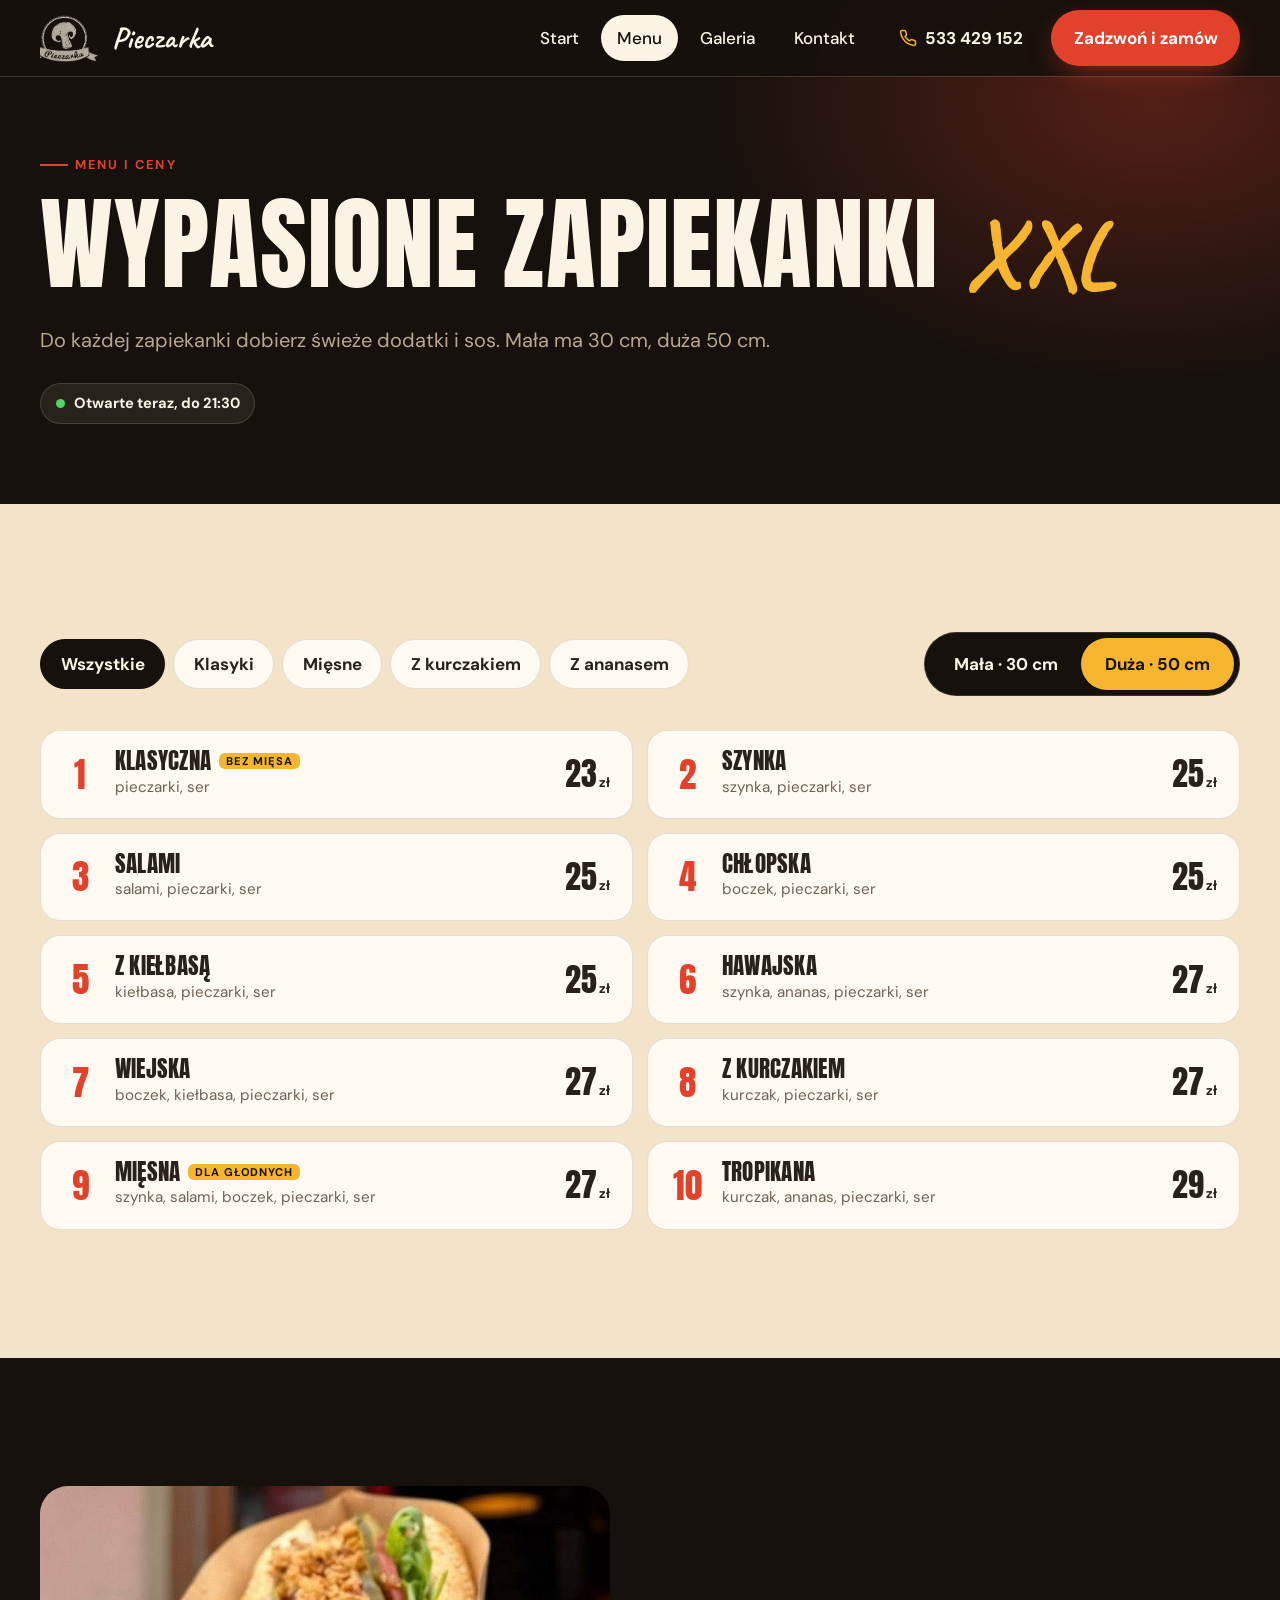
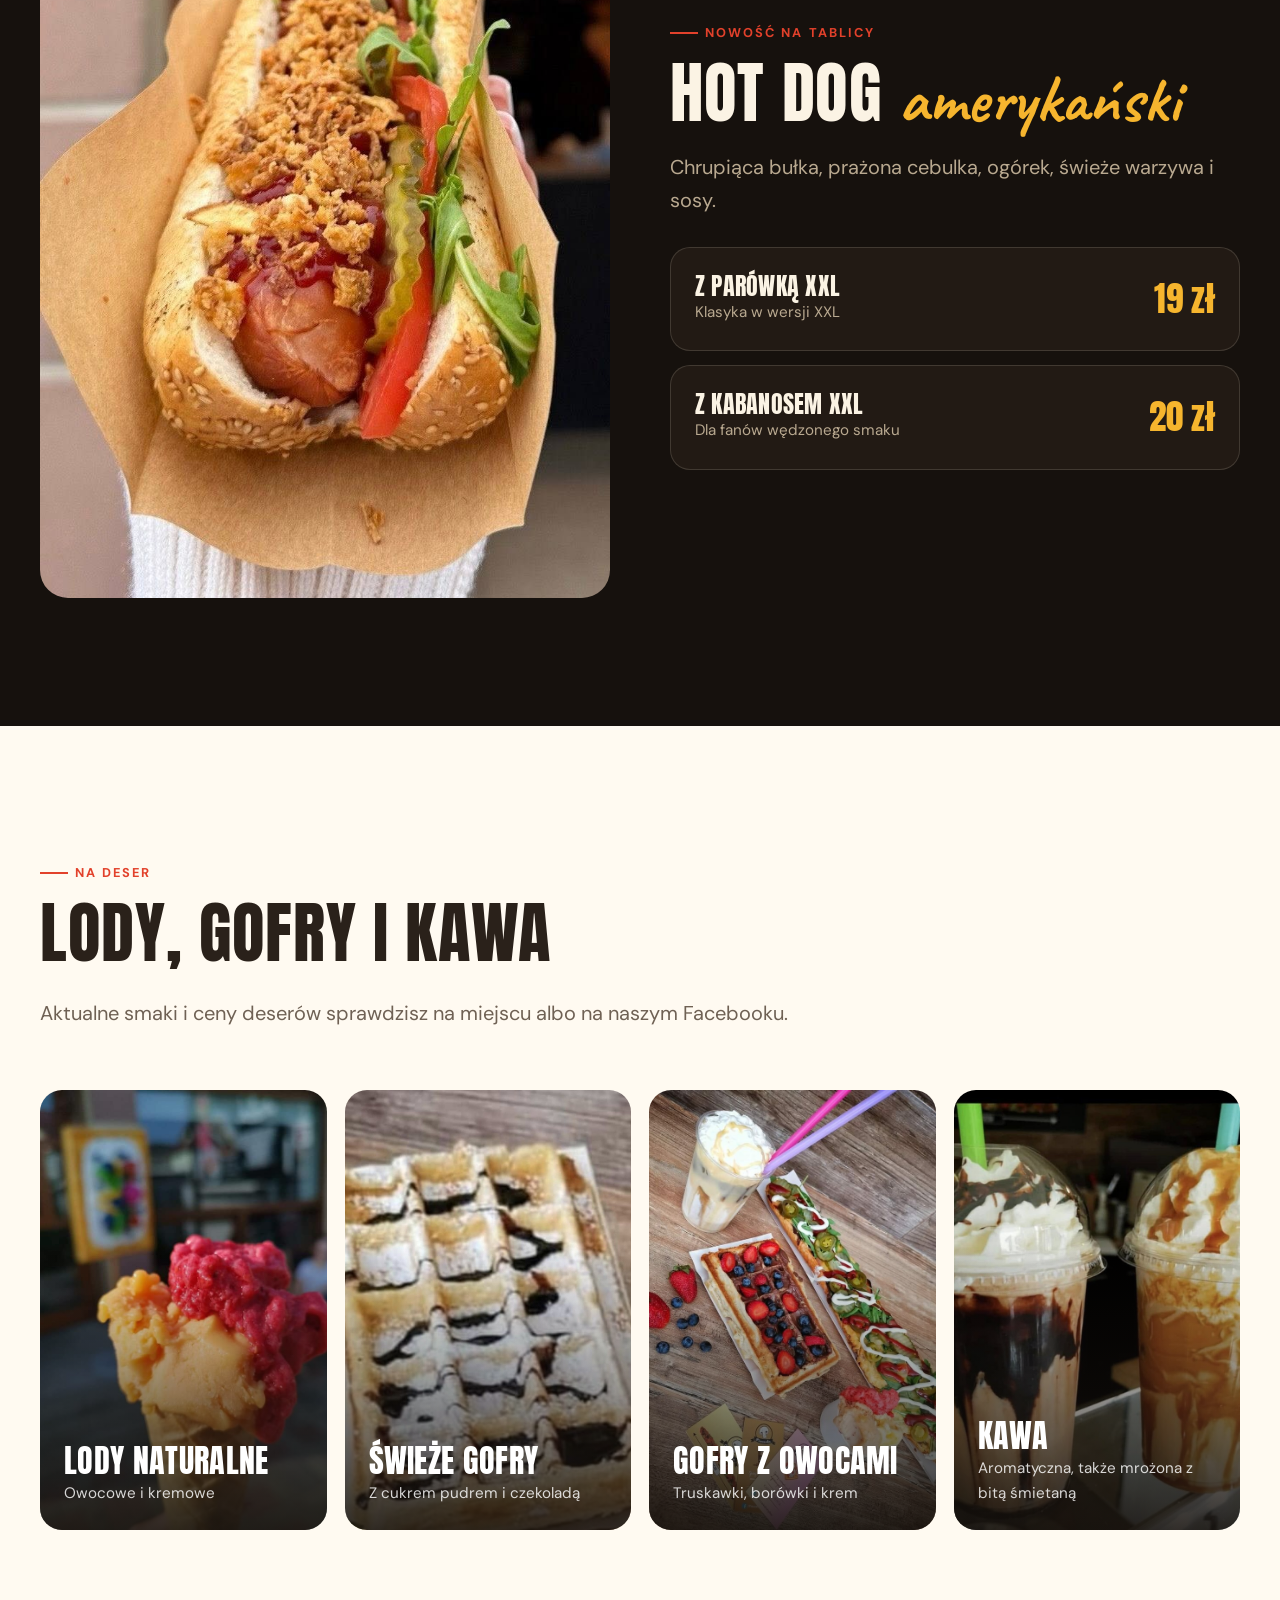
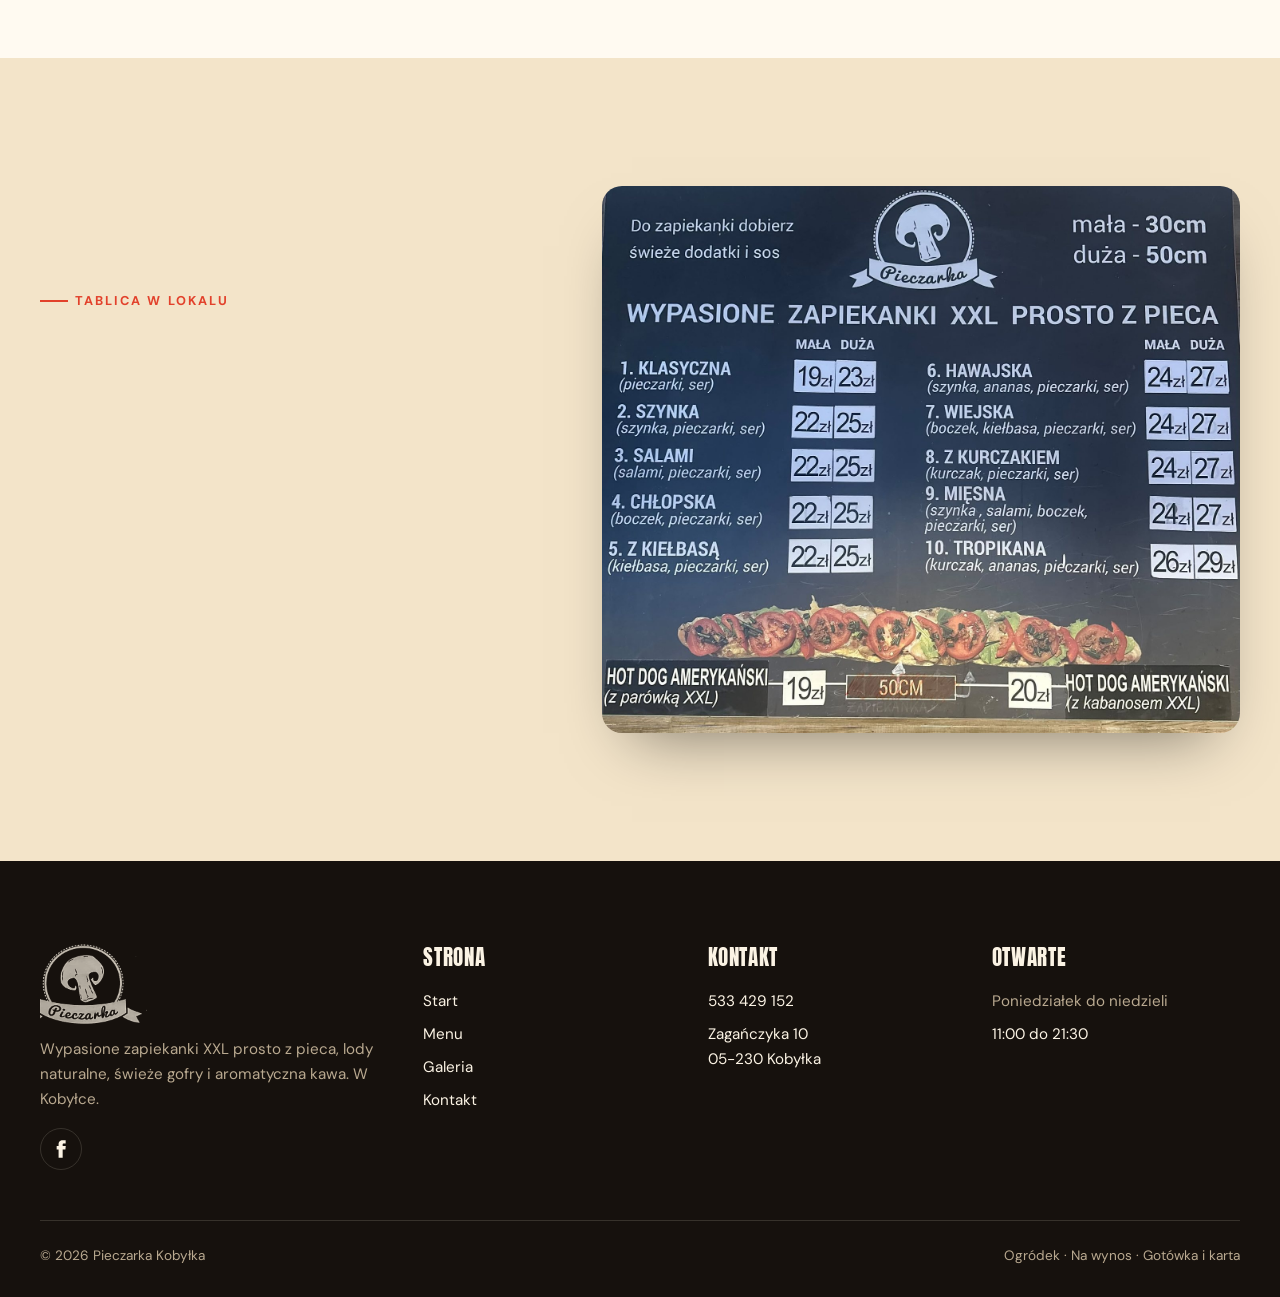
<file: menu.html>
<!doctype html>
<html lang="pl">
<head>
<meta charset="utf-8">
<meta name="viewport" content="width=device-width,initial-scale=1">
<title>Menu i ceny | Pieczarka Kobyłka</title>
<meta name="description" content="Menu Pieczarki w Kobyłce: 10 zapiekanek XXL w rozmiarze 30 cm i 50 cm, hot dogi amerykańskie, lody naturalne, gofry i kawa.">
<meta name="robots" content="noindex">
<meta name="theme-color" content="#16110d">
<link rel="icon" href="img/logo.png">
<link rel="stylesheet" href="style.css">
</head>
<body data-page="menu">

<section class="page-hero">
  <div class="wrap">
    <span class="kicker">Menu i ceny</span>
    <h1>Wypasione zapiekanki <span class="script">XXL</span></h1>
    <p class="lead">Do każdej zapiekanki dobierz świeże dodatki i sos. Mała ma 30 cm, duża 50 cm.</p>
    <span class="status" data-status><i></i>Codziennie 11:00 do 21:30</span>
  </div>
</section>

<section class="tint">
  <div class="wrap">
    <div class="menu-tools">
      <div class="filters" role="group" aria-label="Filtruj">
        <button data-filter="all" class="on">Wszystkie</button>
        <button data-filter="klasyki">Klasyki</button>
        <button data-filter="miesne">Mięsne</button>
        <button data-filter="kurczak">Z kurczakiem</button>
        <button data-filter="ananas">Z ananasem</button>
      </div>
      <div class="size-switch" role="group" aria-label="Rozmiar">
        <button data-size="30">Mała · 30 cm</button>
        <button data-size="50" class="on">Duża · 50 cm</button>
      </div>
    </div>
    <div class="menu-list" data-menu></div>
  </div>
</section>

<section class="dark" id="hotdogi">
  <div class="wrap hotdogs">
    <div class="hd-photo reveal"><img src="img/hotdog.jpg" alt="Hot dog amerykański z prażoną cebulką, ogórkiem i pomidorem" loading="lazy"></div>
    <div>
      <span class="kicker reveal">Nowość na tablicy</span>
      <h2 class="reveal d1">Hot dog <span class="script">amerykański</span></h2>
      <p class="lead reveal d1" style="margin:18px 0 30px">Chrupiąca bułka, prażona cebulka, ogórek, świeże warzywa i sosy.</p>
      <div class="hd-list">
        <div class="hd reveal"><div><h3>Z parówką XXL</h3><p>Klasyka w wersji XXL</p></div><span class="pr">19 zł</span></div>
        <div class="hd reveal d1"><div><h3>Z kabanosem XXL</h3><p>Dla fanów wędzonego smaku</p></div><span class="pr">20 zł</span></div>
      </div>
    </div>
  </div>
</section>

<section class="paper" id="slodkie">
  <div class="wrap">
    <div class="sec-head">
      <div class="reveal">
        <span class="kicker">Na deser</span>
        <h2>Lody, gofry i kawa</h2>
      </div>
      <!-- CONFIRM: ceny lodów, gofrów i kawy (nie ma ich na tablicy) -->
      <p class="lead reveal d1">Aktualne smaki i ceny deserów sprawdzisz na miejscu albo na naszym Facebooku.</p>
    </div>
    <div class="extras">
      <div class="extra reveal"><img src="img/lody.jpg" alt="" loading="lazy"><div class="body"><h3>Lody naturalne</h3><p>Owocowe i kremowe</p></div></div>
      <div class="extra reveal d1"><img src="img/gofr.jpg" alt="" loading="lazy"><div class="body"><h3>Świeże gofry</h3><p>Z cukrem pudrem i czekoladą</p></div></div>
      <div class="extra reveal d2"><img src="img/flatlay.jpg" alt="" loading="lazy"><div class="body"><h3>Gofry z owocami</h3><p>Truskawki, borówki i krem</p></div></div>
      <div class="extra reveal d3"><img src="img/shake.jpg" alt="" loading="lazy"><div class="body"><h3>Kawa</h3><p>Aromatyczna, także mrożona z bitą śmietaną</p></div></div>
    </div>
  </div>
</section>

<section class="tint">
  <div class="wrap board">
    <div>
      <span class="kicker reveal">Tablica w lokalu</span>
      <h2 class="reveal d1">Wolisz zobaczyć oryginał?</h2>
      <p class="lead reveal d1" style="margin:18px 0 26px">Tak wygląda nasze menu przy ladzie. Kliknij, żeby powiększyć.</p>
      <a class="btn btn-dark reveal d2" href="tel:+48533429152">Zadzwoń: 533 429 152</a>
    </div>
    <button class="reveal d1" data-lightbox style="border:0;padding:0;background:none"><img src="img/menu-tablica.jpg" alt="Tablica z menu Pieczarki: zapiekanki i hot dogi z cenami" loading="lazy"></button>
  </div>
</section>

<script src="app.js"></script>
</body>
</html>
</file>
<file: style.css>
@import url('https://fonts.googleapis.com/css2?family=Anton&family=Caveat:wght@600;700&family=DM+Sans:opsz,wght@9..40,400;9..40,500;9..40,700&display=swap');

:root{
  --ink:#16110d;
  --ink-2:#221a14;
  --ink-3:#2e241c;
  --cream:#fbf3e4;
  --cream-2:#f3e4c9;
  --paper:#fffaf1;
  --tomato:#e2412b;
  --tomato-d:#b92d1b;
  --cheese:#f6b52e;
  --herb:#5c9a3f;
  --text:#2a211a;
  --muted:#6f6154;
  --muted-d:#b9a990;
  --line:rgba(22,17,13,.12);
  --line-d:rgba(251,243,228,.14);
  --radius:22px;
  --display:'Anton',Impact,'Arial Narrow',sans-serif;
  --body:'DM Sans',system-ui,-apple-system,'Segoe UI',sans-serif;
  --script:'Caveat',cursive;
  --wrap:1200px;
  --header:76px;
}

*,*::before,*::after{box-sizing:border-box}
html{overflow-x:clip;scroll-behavior:smooth;-webkit-text-size-adjust:100%}
body{margin:0;font-family:var(--body);font-size:17px;line-height:1.65;color:var(--text);background:var(--cream);overflow-x:clip}
img{max-width:100%;display:block}
a{color:inherit}
button{font:inherit;cursor:pointer}
.wrap{width:min(var(--wrap),100% - 40px);margin-inline:auto}

h1,h2,h3{font-family:var(--display);font-weight:400;line-height:1.02;letter-spacing:.01em;margin:0;text-transform:uppercase}
h2{font-size:clamp(2.3rem,5.2vw,4.2rem)}
h3{font-size:1.6rem}
p{margin:0 0 1em}
.script{font-family:var(--script);font-weight:700;text-transform:none;letter-spacing:0;color:var(--cheese)}
.kicker{display:inline-flex;align-items:center;gap:.55em;font-weight:700;font-size:.8rem;letter-spacing:.16em;text-transform:uppercase;color:var(--tomato);margin-bottom:1rem}
.kicker::before{content:"";width:28px;height:2px;background:currentColor}
.lead{font-size:clamp(1.05rem,1.6vw,1.25rem);color:var(--muted);max-width:56ch}
.dark .lead{color:var(--muted-d)}

/* ---------- buttons ---------- */
.btn{display:inline-flex;align-items:center;justify-content:center;gap:.6em;padding:.95em 1.6em;border-radius:999px;font-weight:700;text-decoration:none;border:2px solid transparent;transition:transform .2s,background .2s,color .2s,border-color .2s;white-space:nowrap}
.btn svg{width:1.15em;height:1.15em;flex:none}
.btn-primary{background:var(--tomato);color:#fff;box-shadow:0 10px 30px -10px rgba(226,65,43,.7)}
.btn-primary:hover{background:var(--tomato-d);transform:translateY(-2px)}
.btn-ghost{border-color:currentColor;color:var(--cream)}
.btn-ghost:hover{background:var(--cream);color:var(--ink);border-color:var(--cream)}
.btn-dark{background:var(--ink);color:var(--cream)}
.btn-dark:hover{background:var(--ink-3);transform:translateY(-2px)}

/* ---------- header ---------- */
.site-header{position:fixed;inset:0 0 auto 0;z-index:50;height:var(--header);transition:background .3s,box-shadow .3s}
.site-header.scrolled,.site-header.solid{background:rgba(22,17,13,.92);backdrop-filter:blur(10px);-webkit-backdrop-filter:blur(10px);box-shadow:0 1px 0 var(--line-d)}
.site-header .wrap{height:100%;display:flex;align-items:center;gap:28px}
.brand{display:flex;align-items:center;gap:10px;text-decoration:none;color:var(--cream)}
.brand img{width:62px;height:auto}
.brand span{font-family:var(--script);font-size:1.9rem;font-weight:700;line-height:1}
.nav{display:flex;gap:6px;margin-left:auto}
.nav a{color:var(--cream);text-decoration:none;font-weight:500;padding:.5em .95em;border-radius:999px;transition:background .2s}
.nav a:hover{background:rgba(251,243,228,.1)}
.nav a.active{background:var(--cream);color:var(--ink)}
.header-phone{display:none;align-items:center;gap:.5em;color:var(--cream);font-weight:700;text-decoration:none}
.header-phone svg{width:18px;height:18px;color:var(--cheese)}
.header-cta{padding:.7em 1.2em}
.burger{display:none;margin-left:auto;width:46px;height:46px;border-radius:50%;border:1px solid var(--line-d);background:transparent;color:var(--cream);align-items:center;justify-content:center}
.burger svg{width:22px;height:22px}
@media (min-width:1180px){.header-phone{display:inline-flex}}
@media (max-width:860px){
  .nav,.header-cta{display:none}
  .burger{display:inline-flex}
  .nav.open{display:flex;position:fixed;top:var(--header);left:0;right:0;flex-direction:column;background:var(--ink);padding:16px 20px 28px;gap:4px;box-shadow:0 20px 40px rgba(0,0,0,.4)}
  .nav.open a{font-size:1.15rem;padding:.8em 1em}
}

/* ---------- open status pill ---------- */
.status{display:inline-flex;align-items:center;gap:.6em;font-weight:700;font-size:.92rem;padding:.5em 1em;border-radius:999px;background:rgba(251,243,228,.08);border:1px solid var(--line-d);color:var(--cream)}
.status i{width:9px;height:9px;border-radius:50%;background:#8a7d6e;flex:none}
.status.open i{background:#55d36b;box-shadow:0 0 0 0 rgba(85,211,107,.6);animation:ping 2s infinite}
.status.closed i{background:var(--tomato)}
@keyframes ping{0%{box-shadow:0 0 0 0 rgba(85,211,107,.55)}80%,100%{box-shadow:0 0 0 10px rgba(85,211,107,0)}}

/* ---------- sections ---------- */
section{padding:clamp(72px,10vw,130px) 0;position:relative}
.dark{background:var(--ink);color:var(--cream)}
.dark-2{background:var(--ink-2);color:var(--cream)}
.tint{background:var(--cream-2)}
.paper{background:var(--paper)}
.sec-head{display:flex;justify-content:space-between;align-items:end;gap:30px;flex-wrap:wrap;margin-bottom:clamp(36px,5vw,60px)}
.sec-head .lead{margin:0}

/* ---------- hero ---------- */
.hero{min-height:100svh;padding:calc(var(--header) + 40px) 0 60px;background:var(--ink);color:var(--cream);display:flex;align-items:center;overflow:hidden;isolation:isolate}
.hero::before{content:"";position:absolute;inset:0;background:radial-gradient(60% 70% at 80% 40%,rgba(226,65,43,.28),transparent 70%),radial-gradient(40% 50% at 10% 90%,rgba(246,181,46,.14),transparent 70%);z-index:-1}
.hero-grid{display:grid;gap:48px;align-items:center}
.hero h1{font-size:clamp(3.2rem,8.6vw,7.6rem);line-height:.92}
.hero h1 .w{display:inline-block;opacity:0;transform:translateY(40px);animation:up .8s cubic-bezier(.2,.8,.2,1) forwards}
.hero h1 .script{display:block;font-size:.5em;line-height:1;margin-bottom:.15em;transform:rotate(-3deg) translateY(40px)}
.hero h1 .accent{color:var(--tomato)}
@keyframes up{to{opacity:1;transform:none}}
.hero h1 .script.w{animation-name:upr}
@keyframes upr{to{opacity:1;transform:rotate(-3deg)}}
.hero .lead{margin:26px 0 34px;color:var(--muted-d)}
.hero-actions{display:flex;gap:12px;flex-wrap:wrap;margin-bottom:28px}
.hero-meta{display:flex;gap:14px;flex-wrap:wrap;align-items:center;color:var(--muted-d);font-size:.95rem}
.hero-meta a{color:var(--cream);text-decoration:none;border-bottom:1px solid var(--line-d)}
.fade{opacity:0;animation:fadein .9s .9s forwards}
@keyframes fadein{to{opacity:1}}

.hero-visual{position:relative;height:clamp(440px,62vw,640px)}
.hero-visual .ph{position:absolute;border-radius:26px;overflow:hidden;box-shadow:0 40px 80px -30px rgba(0,0,0,.8);border:6px solid var(--ink-3)}
.hero-visual .ph img{width:100%;height:100%;object-fit:cover;animation:slowzoom 18s ease-in-out infinite alternate}
.hero-visual .ph-1{width:58%;height:92%;left:4%;top:4%;transform:rotate(-5deg)}
.hero-visual .ph-2{width:46%;height:70%;right:2%;bottom:0;transform:rotate(6deg)}
@keyframes slowzoom{from{transform:scale(1)}to{transform:scale(1.12)}}
.sticker{position:absolute;z-index:3;width:clamp(116px,13vw,150px);aspect-ratio:1;border-radius:50%;background:var(--cheese);color:var(--ink);display:grid;place-content:center;text-align:center;transform:rotate(-12deg);box-shadow:0 18px 40px -12px rgba(0,0,0,.6);right:30%;top:-2%;animation:wobble 5s ease-in-out infinite}
.sticker b{font-family:var(--display);font-size:clamp(2.4rem,4vw,3.1rem);font-weight:400;line-height:.9}
.sticker small{font-weight:700;font-size:.74rem;letter-spacing:.12em;text-transform:uppercase}
@keyframes wobble{0%,100%{transform:rotate(-12deg)}50%{transform:rotate(-4deg) scale(1.04)}}
.hero-visual .tag{position:absolute;z-index:3;left:0;bottom:6%;background:var(--cream);color:var(--ink);padding:14px 18px;border-radius:16px;display:flex;gap:12px;align-items:center;box-shadow:0 20px 40px -14px rgba(0,0,0,.6);font-size:.92rem;line-height:1.3}
.hero-visual .tag strong{font-family:var(--display);font-weight:400;font-size:1.9rem;color:var(--tomato);line-height:1}
@media (min-width:861px){
  .hero-grid{grid-template-columns:1.1fr .9fr}
}

/* ---------- marquee strip ---------- */
.strip-clip{overflow:hidden;padding:14px 0;margin:-14px 0;position:relative;z-index:4}
.strip{background:var(--tomato);color:#fff;overflow:hidden;padding:16px 0;transform:rotate(-1.2deg);margin:-14px -10px;position:relative;z-index:4;box-shadow:0 10px 30px -10px rgba(0,0,0,.4)}
.strip-track{display:flex;gap:42px;width:max-content;animation:marquee 32s linear infinite;font-family:var(--display);font-size:clamp(1.3rem,2.4vw,1.9rem);text-transform:uppercase;letter-spacing:.02em}
.strip-track span{display:flex;align-items:center;gap:42px;white-space:nowrap}
.strip-track span::after{content:"";width:12px;height:12px;border-radius:50%;background:var(--cheese)}
@keyframes marquee{to{transform:translateX(-50%)}}

/* ---------- trust bar ---------- */
.trust{padding:clamp(70px,8vw,100px) 0 clamp(50px,6vw,80px)}
.trust-grid{display:grid;grid-template-columns:repeat(2,1fr);gap:16px}
.stat{background:var(--paper);border:1px solid var(--line);border-radius:var(--radius);padding:26px 24px}
.stat b{display:block;font-family:var(--display);font-weight:400;font-size:clamp(2.6rem,5vw,3.6rem);line-height:1;color:var(--ink)}
.stat b em{font-style:normal;color:var(--tomato)}
.stat > span{color:var(--muted);font-size:.95rem}
@media (min-width:861px){.trust-grid{grid-template-columns:repeat(4,1fr)}}

/* ---------- ruler (size picker) ---------- */
.ruler-box{background:var(--ink-2);border:1px solid var(--line-d);border-radius:32px;padding:clamp(24px,4vw,48px)}
.size-switch{display:inline-flex;background:var(--ink);border:1px solid var(--line-d);border-radius:999px;padding:5px;margin-bottom:34px}
.size-switch button{border:0;background:transparent;color:var(--cream);padding:.7em 1.4em;border-radius:999px;font-weight:700;transition:background .25s,color .25s}
.size-switch button.on{background:var(--cheese);color:var(--ink)}
@media (max-width:480px){.size-switch button{padding:.7em 1em;font-size:.92rem;white-space:nowrap}}
.ruler{position:relative;padding-bottom:48px}
/* Zapiekanka nie zmienia skali: przy 30 cm jest przycinana maską z wygryzionym końcem */
@property --cut{syntax:'<percentage>';inherits:false;initial-value:106%}
.baguette{position:relative;aspect-ratio:1600/252;margin-bottom:10px;container-type:inline-size;filter:drop-shadow(0 22px 22px rgba(0,0,0,.6))}
.baguette img{width:100%;height:auto;--cut:106%;
  --bite:radial-gradient(circle 4.6cqw at calc(var(--cut) + 2.2cqw) 20%,transparent 97%,#000 100%),
         radial-gradient(circle 5cqw at calc(var(--cut) + 1.2cqw) 52%,transparent 97%,#000 100%),
         radial-gradient(circle 4.4cqw at calc(var(--cut) + 2.4cqw) 85%,transparent 97%,#000 100%),
         linear-gradient(90deg,#000 var(--cut),transparent var(--cut));
  -webkit-mask-image:var(--bite);mask-image:var(--bite);
  -webkit-mask-composite:source-in,source-in,source-in;mask-composite:intersect;
  transition:--cut .7s cubic-bezier(.3,1.2,.4,1)}
.ruler[data-size="30"] .baguette img{--cut:60%;transition:--cut .9s steps(3,end)}
.crumb{position:absolute;width:var(--s);height:var(--s);border-radius:40%;background:var(--c);pointer-events:none;
  animation:crumb .75s cubic-bezier(.2,.7,.4,1) forwards}
@keyframes crumb{
  0%{transform:translate(0,0) rotate(0);opacity:1}
  100%{transform:translate(var(--dx),var(--dy)) rotate(var(--r));opacity:0}}
.baguette.chomp{animation:chomp .22s ease-out}
@keyframes chomp{40%{transform:translateX(-4px) scaleY(.97)}}
.ticks{position:absolute;left:0;right:0;bottom:0;height:34px;border-top:2px solid var(--muted-d);background:repeating-linear-gradient(90deg,var(--muted-d) 0 2px,transparent 2px 10%) top/100% 14px no-repeat}
.ticks span{position:absolute;top:16px;font-size:.78rem;white-space:nowrap;color:var(--muted-d);transform:translateX(-50%)}
.ruler-info{display:grid;gap:24px;margin-top:30px;align-items:end}
.ruler-info .big{font-family:var(--display);font-size:clamp(3.4rem,8vw,6rem);line-height:.9;color:var(--cheese)}
.ruler-info p{color:var(--muted-d);margin:0}
@media (min-width:861px){.ruler-info{grid-template-columns:auto 1fr auto}}

/* ---------- product cards ---------- */
.cards{display:grid;gap:20px;grid-template-columns:repeat(auto-fill,minmax(250px,1fr))}
.card{background:var(--paper);border-radius:var(--radius);overflow:hidden;border:1px solid var(--line);display:flex;flex-direction:column;transition:transform .3s,box-shadow .3s}
.card:hover{transform:translateY(-6px);box-shadow:0 30px 50px -30px rgba(22,17,13,.45)}
.card .ph{aspect-ratio:4/5;overflow:hidden;background:var(--ink-3)}
.card .ph img{width:100%;height:100%;object-fit:cover;transition:transform .6s}
.card:hover .ph img{transform:scale(1.06)}
.card .body{padding:20px 22px 24px}
.card h3{font-size:1.55rem;margin-bottom:6px}
.card p{color:var(--muted);font-size:.95rem;margin:0}
.card .price{display:inline-block;margin-top:12px;font-weight:700;color:var(--tomato)}

/* ---------- steps ---------- */
.steps{display:grid;gap:20px;counter-reset:s}
.step{background:var(--ink-2);border:1px solid var(--line-d);border-radius:var(--radius);padding:32px 28px;position:relative;overflow:hidden}
.step::before{counter-increment:s;content:counter(s);position:absolute;right:16px;top:-14px;font-family:var(--display);font-size:8rem;line-height:1;color:rgba(251,243,228,.05)}
.step .ico{width:58px;height:58px;border-radius:16px;background:var(--tomato);display:grid;place-items:center;margin-bottom:22px}
.step .ico svg{width:28px;height:28px;color:#fff}
.step h3{margin-bottom:10px}
.step p{color:var(--muted-d);margin:0}
@media (min-width:861px){.steps{grid-template-columns:repeat(3,1fr)}}

/* ---------- more than zapiekanki ---------- */
.extras{display:grid;gap:18px}
.extra{position:relative;border-radius:var(--radius);overflow:hidden;min-height:340px;display:flex;align-items:flex-end;color:#fff;isolation:isolate;text-decoration:none}
.extra img{position:absolute;inset:0;width:100%;height:100%;object-fit:cover;z-index:-2;transition:transform .7s}
.extra:hover img{transform:scale(1.07)}
.extra::after{content:"";position:absolute;inset:0;background:linear-gradient(180deg,transparent 35%,rgba(22,17,13,.88));z-index:-1}
.extra .body{padding:24px}
.extra h3{font-size:2rem}
.extra p{margin:4px 0 0;color:rgba(255,255,255,.82);font-size:.95rem}
@media (min-width:700px){.extras{grid-template-columns:repeat(2,1fr)}}
@media (min-width:1000px){.extras{grid-template-columns:repeat(4,1fr)}.extra{min-height:440px}}

/* ---------- gallery ---------- */
.gallery{columns:2;column-gap:14px}
.gallery button{display:block;width:100%;margin:0 0 14px;padding:0;border:0;border-radius:18px;overflow:hidden;background:var(--ink-3);break-inside:avoid}
.gallery img{width:100%;transition:transform .6s,filter .3s}
.gallery button:hover img{transform:scale(1.05)}
@media (min-width:861px){.gallery{columns:3;column-gap:18px}.gallery button{margin-bottom:18px}}
.gallery-strip{display:grid;grid-template-columns:repeat(2,1fr);gap:14px}
.gallery-strip button{border:0;padding:0;border-radius:18px;overflow:hidden;aspect-ratio:3/4;background:var(--ink-3)}
.gallery-strip img{width:100%;height:100%;object-fit:cover;transition:transform .6s}
.gallery-strip button:hover img{transform:scale(1.06)}
@media (min-width:861px){.gallery-strip{grid-template-columns:repeat(4,1fr)}.gallery-strip button:nth-child(even){transform:translateY(40px)}}

.lightbox{position:fixed;inset:0;z-index:100;background:rgba(10,8,6,.92);display:none;align-items:center;justify-content:center;padding:20px}
.lightbox.on{display:flex}
.lightbox img{max-height:88vh;max-width:min(1000px,100%);border-radius:14px;object-fit:contain}
.lightbox button{position:absolute;top:18px;right:18px;width:48px;height:48px;border-radius:50%;border:0;background:var(--cream);color:var(--ink);font-size:1.5rem;line-height:1}

/* ---------- why / features ---------- */
.why{display:grid;gap:50px;align-items:center}
.why-photo{position:relative;border-radius:28px;overflow:hidden;aspect-ratio:4/5}
.why-photo img{width:100%;height:100%;object-fit:cover}
.why-photo .badge{position:absolute;left:18px;bottom:18px;background:var(--cream);color:var(--ink);border-radius:16px;padding:14px 18px;font-weight:700;line-height:1.3;max-width:240px}
.feat{list-style:none;padding:0;margin:30px 0 0;display:grid;gap:16px}
.feat li{display:flex;gap:16px;align-items:flex-start;padding:18px;border-radius:18px;background:var(--paper);border:1px solid var(--line)}
.feat .ico{flex:none;width:46px;height:46px;border-radius:14px;background:var(--cream-2);display:grid;place-items:center;color:var(--tomato)}
.feat .ico svg{width:24px;height:24px}
.feat b{display:block;font-size:1.05rem}
.feat span{color:var(--muted);font-size:.95rem}
@media (min-width:861px){.why{grid-template-columns:.9fr 1.1fr;gap:80px}}

/* ---------- reviews ---------- */
.reviews{display:grid;gap:18px}
.review{margin:0;background:var(--ink-2);border:1px solid var(--line-d);border-radius:var(--radius);padding:30px;display:flex;flex-direction:column;gap:18px}
.review .stars{color:var(--cheese);letter-spacing:3px;font-size:1.1rem}
.review blockquote{margin:0;font-size:1.12rem;line-height:1.55}
.review cite{font-style:normal;color:var(--muted-d);font-size:.9rem;margin-top:auto}
.review.featured{background:var(--tomato);border-color:var(--tomato)}
.review.featured .stars{color:#fff}
.review.featured cite{color:rgba(255,255,255,.8)}
.review.featured blockquote{font-family:var(--script);font-size:1.9rem;line-height:1.15}
@media (min-width:861px){.reviews{grid-template-columns:1.3fr 1fr 1fr}}

/* ---------- cta band ---------- */
.cta-band{background:var(--cheese);color:var(--ink);padding:clamp(60px,8vw,100px) 0;overflow:hidden}
.cta-band .wrap{display:grid;gap:30px;align-items:center}
.cta-band h2{font-size:clamp(2.6rem,7vw,5.6rem)}
.cta-band p{font-size:1.15rem;margin:14px 0 0;max-width:48ch}
.cta-band .acts{display:flex;gap:12px;flex-wrap:wrap}
.cta-band .btn-ghost{color:var(--ink)}
.cta-band .btn-ghost:hover{background:var(--ink);color:var(--cheese);border-color:var(--ink)}
@media (min-width:861px){.cta-band .wrap{grid-template-columns:1fr auto}}

/* ---------- contact ---------- */
.contact-grid{display:grid;gap:22px}
.info-card{background:var(--paper);border:1px solid var(--line);border-radius:var(--radius);padding:28px}
.info-card h3{font-size:1.5rem;margin-bottom:16px}
.info-row{display:flex;gap:14px;align-items:flex-start;padding:12px 0;border-top:1px solid var(--line)}
.info-row:first-of-type{border-top:0}
.info-row svg{flex:none;width:22px;height:22px;color:var(--tomato);margin-top:3px}
.info-row a{font-weight:700;text-decoration:none}
.info-row a:hover{color:var(--tomato)}
.hours{width:100%;border-collapse:collapse}
.hours td{padding:9px 0;border-top:1px solid var(--line)}
.hours tr:first-child td{border-top:0}
.hours td:last-child{text-align:right;font-weight:700}
.hours tr.today td{color:var(--tomato)}
.hours tr.today td:first-child::after{content:" (dziś)";font-weight:500}
.map{border-radius:var(--radius);overflow:hidden;min-height:380px;border:1px solid var(--line);background:var(--cream-2)}
.map iframe{width:100%;height:100%;min-height:380px;border:0;display:block}
.chips{display:flex;flex-wrap:wrap;gap:8px}
.chip{display:inline-flex;align-items:center;gap:.45em;padding:.45em .9em;border-radius:999px;background:var(--cream-2);font-size:.9rem;font-weight:500}
.chip svg{width:16px;height:16px;color:var(--tomato)}
@media (min-width:861px){.contact-grid{grid-template-columns:1fr 1fr}.contact-grid .map{grid-row:span 2}}

form .field{display:flex;flex-direction:column;gap:6px;margin-bottom:14px}
form label{font-weight:700;font-size:.9rem}
form input,form textarea,form select{font:inherit;padding:.85em 1em;border-radius:14px;border:1px solid var(--line);background:#fff;color:var(--text)}
form input:focus,form textarea:focus,form select:focus{outline:2px solid var(--cheese);border-color:transparent}
form textarea{min-height:120px;resize:vertical}
.form-ok{display:none;padding:14px 16px;border-radius:14px;background:#e6f4dd;color:#2d5a1b;font-weight:700;margin-top:12px}
.form-ok.on{display:block}

/* ---------- page hero ---------- */
.page-hero{padding:calc(var(--header) + 70px) 0 80px;background:var(--ink);color:var(--cream);overflow:hidden;isolation:isolate}
.page-hero::before{content:"";position:absolute;inset:0;background:radial-gradient(50% 80% at 90% 20%,rgba(226,65,43,.3),transparent 70%);z-index:-1}
.page-hero h1{font-size:clamp(3rem,8vw,6.4rem)}
.page-hero .lead{margin:18px 0 26px;color:var(--muted-d)}

/* ---------- menu page ---------- */
.menu-tools{display:flex;flex-wrap:wrap;gap:14px;justify-content:space-between;align-items:center;margin-bottom:34px}
.filters{display:flex;flex-wrap:wrap;gap:8px}
.filters button{border:1px solid var(--line);background:var(--paper);color:var(--text);padding:.6em 1.15em;border-radius:999px;font-weight:700;transition:all .2s}
.filters button.on{background:var(--ink);color:var(--cream);border-color:var(--ink)}
.menu-tools .size-switch{margin:0;background:var(--ink)}
.menu-list{display:grid;gap:14px}
.menu-item{display:grid;grid-template-columns:auto 1fr auto;gap:18px;align-items:center;background:var(--paper);border:1px solid var(--line);border-radius:20px;padding:18px 22px;transition:transform .25s,box-shadow .25s,opacity .3s}
.menu-item:hover{transform:translateX(4px);box-shadow:0 16px 30px -22px rgba(22,17,13,.5)}
.menu-item.hide{display:none}
.menu-item .no{font-family:var(--display);font-size:2.2rem;color:var(--tomato);width:2ch;text-align:center;line-height:1}
.menu-item h3{font-size:1.45rem}
.menu-item p{margin:2px 0 0;color:var(--muted);font-size:.95rem}
.menu-item .pr{font-family:var(--display);font-size:2rem;line-height:1;white-space:nowrap}
.menu-item .pr small{font-family:var(--body);font-size:.85rem;font-weight:700;margin-left:2px}
.menu-item .tag{display:inline-block;font-size:.7rem;font-weight:700;letter-spacing:.08em;text-transform:uppercase;background:var(--cheese);color:var(--ink);padding:.2em .6em;border-radius:6px;margin-left:8px;vertical-align:middle;font-family:var(--body)}
@media (min-width:861px){.menu-list{grid-template-columns:1fr 1fr}}
.pr.bump{animation:bump .4s}
@keyframes bump{40%{transform:scale(1.18);color:var(--tomato)}}

.hotdogs{display:grid;gap:20px;align-items:center}
.hd-list{display:grid;gap:14px}
.hd{display:flex;justify-content:space-between;gap:16px;align-items:center;padding:22px 24px;border-radius:20px;background:var(--ink-2);border:1px solid var(--line-d)}
.hd h3{font-size:1.5rem}
.hd p{margin:2px 0 0;color:var(--muted-d);font-size:.95rem}
.hd .pr{font-family:var(--display);font-size:2.2rem;color:var(--cheese);white-space:nowrap}
.hd-photo{border-radius:28px;overflow:hidden;aspect-ratio:4/5}
.hd-photo img{width:100%;height:100%;object-fit:cover}
@media (min-width:861px){.hotdogs{grid-template-columns:1fr 1fr;gap:60px}}

.board{display:grid;gap:30px;align-items:center}
.board img{border-radius:20px;box-shadow:0 30px 60px -30px rgba(0,0,0,.5)}
@media (min-width:861px){.board{grid-template-columns:1fr 1.2fr}}

/* ---------- footer ---------- */
.site-footer{background:var(--ink);color:var(--muted-d);padding:80px 0 30px;font-size:.95rem}
.foot-grid{display:grid;gap:36px;margin-bottom:50px}
.site-footer h4{font-family:var(--display);font-weight:400;font-size:1.3rem;text-transform:uppercase;color:var(--cream);margin:0 0 14px;letter-spacing:.03em}
.site-footer a{color:var(--cream);text-decoration:none}
.site-footer a:hover{color:var(--cheese)}
.site-footer ul{list-style:none;padding:0;margin:0;display:grid;gap:8px}
.foot-brand img{width:110px;margin-bottom:12px}
.foot-bottom{border-top:1px solid var(--line-d);padding-top:24px;display:flex;flex-wrap:wrap;gap:12px;justify-content:space-between;font-size:.85rem}
.social{display:flex;gap:10px;margin-top:16px}
.social a{width:42px;height:42px;border-radius:50%;border:1px solid var(--line-d);display:grid;place-items:center}
.social svg{width:20px;height:20px}
@media (min-width:861px){.foot-grid{grid-template-columns:1.4fr 1fr 1fr 1fr}}

/* ---------- floating call button ---------- */
.fab{position:fixed;right:16px;bottom:16px;z-index:60;display:none;gap:10px}
.fab a{width:58px;height:58px;border-radius:50%;display:grid;place-items:center;box-shadow:0 14px 30px -10px rgba(0,0,0,.55);color:#fff}
.fab .call{background:var(--tomato)}
.fab .fb{background:#1877f2}
.fab svg{width:26px;height:26px}
@media (max-width:860px){.fab{display:flex}}

/* ---------- reveal ---------- */
.reveal{opacity:0;transform:translateY(34px);transition:opacity .8s cubic-bezier(.2,.8,.2,1),transform .8s cubic-bezier(.2,.8,.2,1)}
.reveal.in{opacity:1;transform:none}
.d1{transition-delay:.08s}.d2{transition-delay:.16s}.d3{transition-delay:.24s}

@media (prefers-reduced-motion:reduce){
  *,*::before,*::after{animation:none!important;transition:none!important;scroll-behavior:auto!important}
  .reveal,.hero h1 .w,.fade{opacity:1!important;transform:none!important}
  .hero h1 .script.w{transform:rotate(-3deg)!important}
}
</file>
